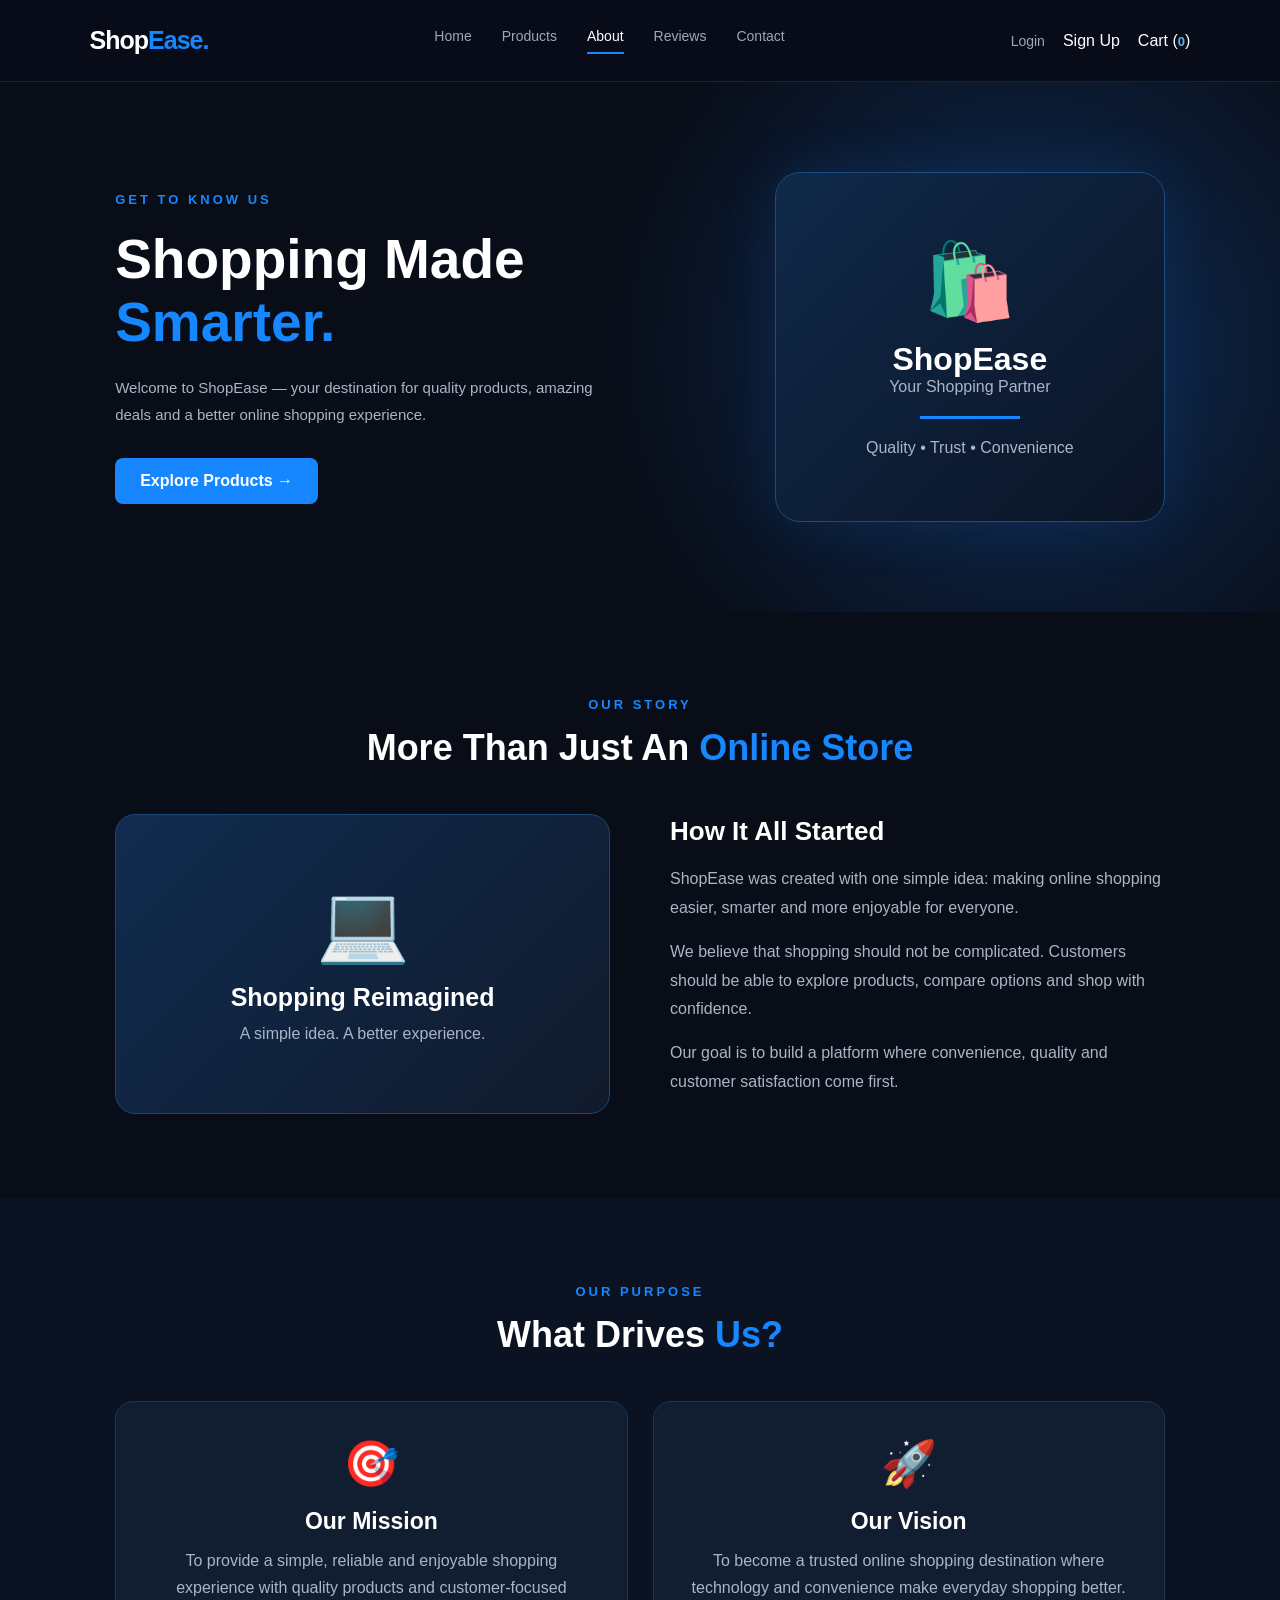
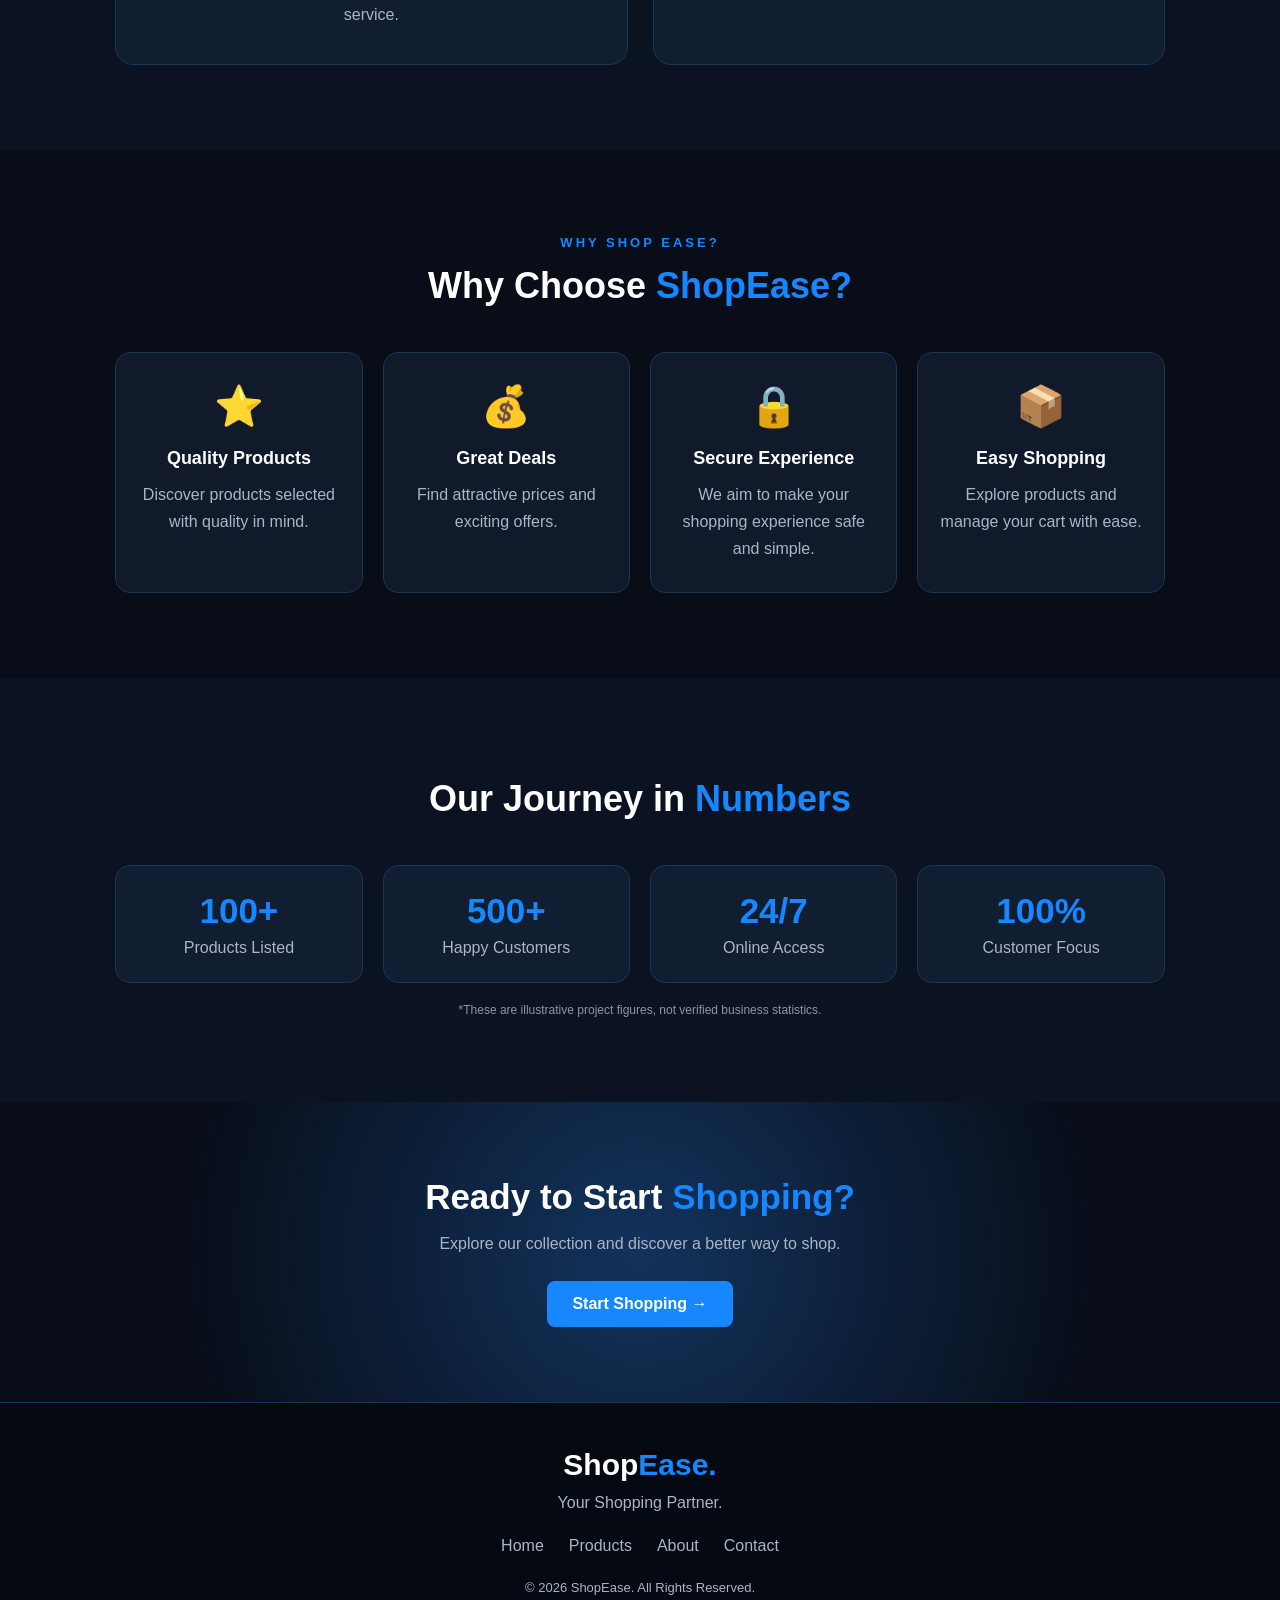
<file: about.html>
<!DOCTYPE html>
<html lang="en">
<head>
    <meta charset="UTF-8">
    <meta name="viewport" content="width=device-width, initial-scale=1.0">
    <title>About Us | ShopEase</title>

    <link rel="stylesheet" href="css/home.css">
    <link rel="stylesheet" href="css/about.css">
</head>

<body>

    <!-- NAVBAR -->
    <nav class="navbar">
        <a href="index.html" class="logo">Shop<span>Ease.</span></a>

        <div class="nav-links">
            <a href="index.html">Home</a>
            <a href="products.html">Products</a>
            <a href="about.html" class="active">About</a>
            <a href="review.html">Reviews</a>
            <a href="contact.html">Contact</a>
        </div>

        <div class="nav-actions">
            <a href="login.html" class="login-link">Login</a>
            <a href="signup.html" class="nav-btn">Sign Up</a>
            <a href="cart.html" class="cart-link">
                Cart (<span id="cart-count">0</span>)
            </a>
        </div>
    </nav>


    <!-- HERO SECTION -->
    <section class="about-hero">

        <div class="hero-content">
            <span class="small-heading">GET TO KNOW US</span>

            <h1>Shopping Made <span>Smarter.</span></h1>

            <p>
                Welcome to ShopEase — your destination for quality
                products, amazing deals and a better online shopping
                experience.
            </p>

            <a href="products.html" class="about-btn">
                Explore Products →
            </a>
        </div>

        <div class="hero-visual">
            <div class="visual-card">
                <div class="visual-icon">🛍️</div>
                <h2>ShopEase</h2>
                <p>Your Shopping Partner</p>
                <div class="visual-line"></div>
                <span>Quality • Trust • Convenience</span>
            </div>
        </div>

    </section>


    <!-- OUR STORY -->
    <section class="story-section">

        <div class="section-label">OUR STORY</div>

        <h2>More Than Just An <span>Online Store</span></h2>

        <div class="story-content">

            <div class="story-image">
                <div class="story-image-box">
                    <span>💻</span>
                    <h3>Shopping Reimagined</h3>
                    <p>A simple idea. A better experience.</p>
                </div>
            </div>

            <div class="story-text">
                <h3>How It All Started</h3>

                <p>
                    ShopEase was created with one simple idea:
                    making online shopping easier, smarter and more
                    enjoyable for everyone.
                </p>

                <p>
                    We believe that shopping should not be complicated.
                    Customers should be able to explore products,
                    compare options and shop with confidence.
                </p>

                <p>
                    Our goal is to build a platform where convenience,
                    quality and customer satisfaction come first.
                </p>
            </div>

        </div>

    </section>


    <!-- MISSION AND VISION -->
    <section class="mission-section">

        <div class="section-label">OUR PURPOSE</div>
        <h2>What Drives <span>Us?</span></h2>

        <div class="mission-grid">

            <div class="mission-card">
                <div class="card-icon">🎯</div>
                <h3>Our Mission</h3>
                <p>
                    To provide a simple, reliable and enjoyable
                    shopping experience with quality products
                    and customer-focused service.
                </p>
            </div>

            <div class="mission-card">
                <div class="card-icon">🚀</div>
                <h3>Our Vision</h3>
                <p>
                    To become a trusted online shopping destination
                    where technology and convenience make everyday
                    shopping better.
                </p>
            </div>

        </div>

    </section>


    <!-- WHY CHOOSE US -->
    <section class="choose-section">

        <div class="section-label">WHY SHOP EASE?</div>
        <h2>Why Choose <span>ShopEase?</span></h2>

        <div class="choose-grid">

            <div class="choose-card">
                <div class="choose-icon">⭐</div>
                <h3>Quality Products</h3>
                <p>Discover products selected with quality in mind.</p>
            </div>

            <div class="choose-card">
                <div class="choose-icon">💰</div>
                <h3>Great Deals</h3>
                <p>Find attractive prices and exciting offers.</p>
            </div>

            <div class="choose-card">
                <div class="choose-icon">🔒</div>
                <h3>Secure Experience</h3>
                <p>We aim to make your shopping experience safe and simple.</p>
            </div>

            <div class="choose-card">
                <div class="choose-icon">📦</div>
                <h3>Easy Shopping</h3>
                <p>Explore products and manage your cart with ease.</p>
            </div>

        </div>

    </section>


    <!-- STATS -->
    <section class="stats-section">

        <h2>Our Journey in <span>Numbers</span></h2>

        <div class="stats-grid">

            <div class="stat-box">
                <h3>100+</h3>
                <p>Products Listed</p>
            </div>

            <div class="stat-box">
                <h3>500+</h3>
                <p>Happy Customers</p>
            </div>

            <div class="stat-box">
                <h3>24/7</h3>
                <p>Online Access</p>
            </div>

            <div class="stat-box">
                <h3>100%</h3>
                <p>Customer Focus</p>
            </div>

        </div>

        <p class="stats-note">
            *These are illustrative project figures, not verified business statistics.
        </p>

    </section>


    <!-- CTA -->
    <section class="about-cta">

        <h2>Ready to Start <span>Shopping?</span></h2>

        <p>
            Explore our collection and discover a better way to shop.
        </p>

        <a href="products.html" class="about-btn">
            Start Shopping →
        </a>

    </section>


    <!-- FOOTER -->
    <footer class="footer">

        <h2>Shop<span>Ease.</span></h2>

        <p>Your Shopping Partner.</p>

        <div class="footer-links">
            <a href="index.html">Home</a>
            <a href="products.html">Products</a>
            <a href="about.html">About</a>
            <a href="contact.html">Contact</a>
        </div>

        <p class="copyright">
            © 2026 ShopEase. All Rights Reserved.
        </p>

    </footer>


    <script src="js/script.js"></script>

</body>
</html>
</file>
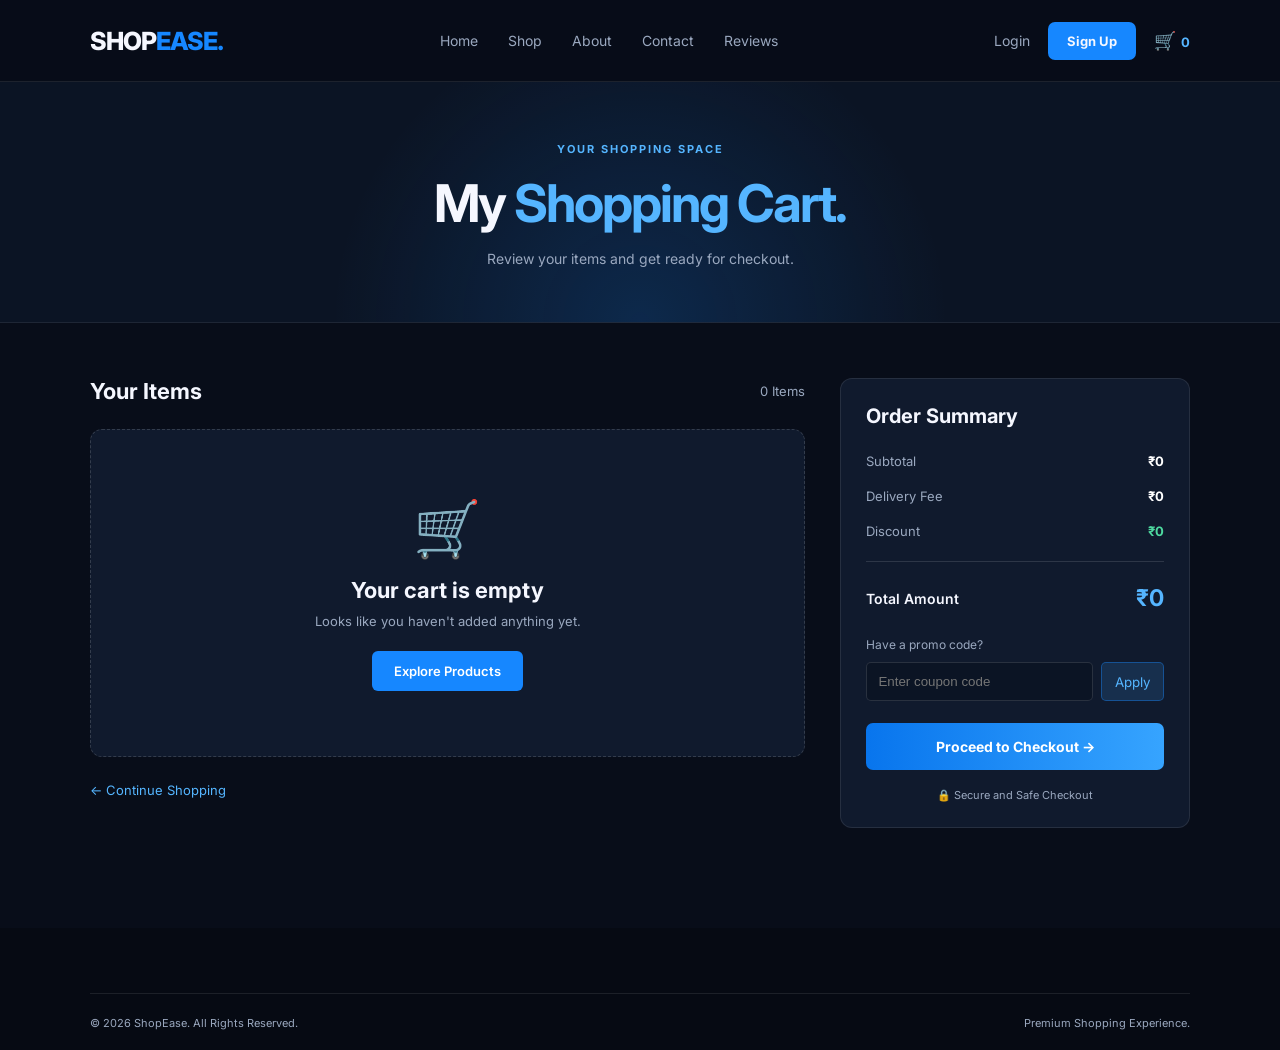
<file: cart.html>
<!DOCTYPE html>
<html lang="en">

<head>
    <meta charset="UTF-8">
    <meta name="viewport" content="width=device-width, initial-scale=1.0">

    <title>Shopping Cart | ShopEase</title>

    <link rel="preconnect" href="https://fonts.googleapis.com">

    <link href="https://fonts.googleapis.com/css2?family=Inter:wght@400;500;600;700;800&display=swap"
        rel="stylesheet">

    <link rel="stylesheet" href="css/home.css">
    <link rel="stylesheet" href="css/cart.css">
</head>

<body>

    <!-- NAVBAR -->

    <header class="navbar">

        <a href="index.html" class="logo">
            SHOP<span>EASE.</span>
        </a>

        <nav class="nav-links" id="navLinks">
            <a href="index.html">Home</a>
            <a href="products.html">Shop</a>
            <a href="about.html">About</a>
            <a href="contact.html">Contact</a>
            <a href="review.html">Reviews</a>
        </nav>

        <div class="nav-actions">

            <a href="login.html" class="login-link">Login</a>

            <a href="signup.html" class="signup-link">Sign Up</a>

            <a href="cart.html" class="cart-icon">
                🛒 <span id="cart-count">0</span>
            </a>

            <button class="menu-btn" id="menuBtn">☰</button>

        </div>

    </header>


    <!-- CART HERO -->

    <section class="cart-hero">

        <span class="small-title">YOUR SHOPPING SPACE</span>

        <h1>My <span>Shopping Cart.</span></h1>

        <p>Review your items and get ready for checkout.</p>

    </section>


    <!-- CART MAIN -->

    <main class="cart-container">

        <section class="cart-left">

            <div class="cart-heading">

                <h2>Your Items</h2>

                <span id="item-count">0 Items</span>

            </div>


            <!-- CART PRODUCTS -->

            <div id="cart-items">

                <!-- JavaScript will add products here -->

            </div>


            <!-- EMPTY CART -->

            <div id="empty-cart" class="empty-cart">

                <div class="empty-icon">🛒</div>

                <h2>Your cart is empty</h2>

                <p>Looks like you haven't added anything yet.</p>

                <a href="products.html" class="continue-shopping">
                    Explore Products
                </a>

            </div>


            <a href="products.html" class="back-shopping">
                ← Continue Shopping
            </a>

        </section>


        <!-- ORDER SUMMARY -->

        <aside class="cart-summary">

            <h2>Order Summary</h2>

            <div class="summary-row">
                <span>Subtotal</span>
                <strong id="subtotal">₹0</strong>
            </div>

            <div class="summary-row">
                <span>Delivery Fee</span>
                <strong id="delivery">₹0</strong>
            </div>

            <div class="summary-row discount-row">
                <span>Discount</span>
                <strong id="discount">₹0</strong>
            </div>

            <div class="summary-divider"></div>

            <div class="summary-total">
                <span>Total Amount</span>
                <strong id="total">₹0</strong>
            </div>

            <div class="coupon-box">

                <label for="coupon">Have a promo code?</label>

                <div class="coupon-input">

                    <input type="text" id="coupon"
                        placeholder="Enter coupon code">

                    <button id="applyCoupon">Apply</button>

                </div>

                <p id="coupon-message"></p>

            </div>

            <button class="checkout-btn" id="checkoutBtn">
                Proceed to Checkout →
            </button>

            <div class="secure-payment">
                🔒 Secure and Safe Checkout
            </div>

        </aside>

    </main>


    <!-- FOOTER -->

    <footer class="footer">

        <div class="footer-bottom">

            <p>© 2026 ShopEase. All Rights Reserved.</p>

            <p>Premium Shopping Experience.</p>

        </div>

    </footer>


    <script src="js/script.js"></script>
    <script src="js/cart.js"></script>


</body>

</html>
</file>
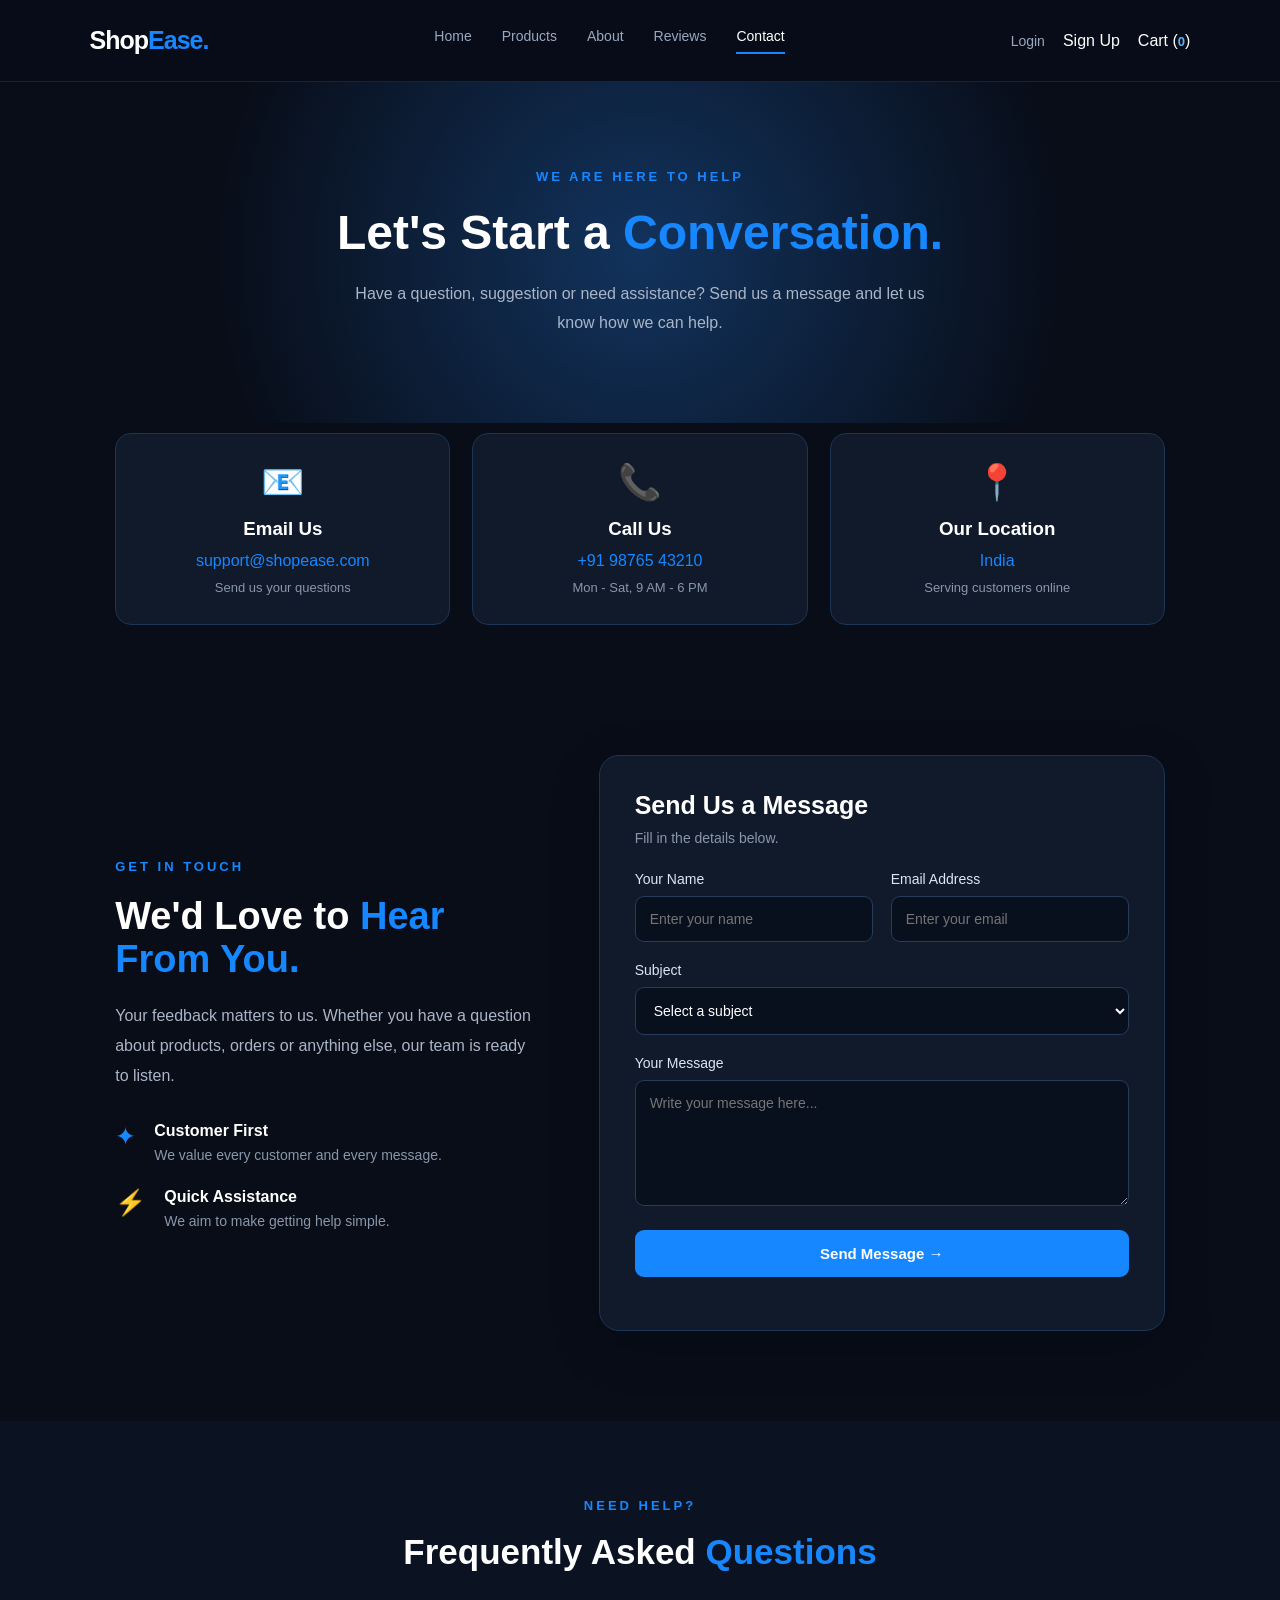
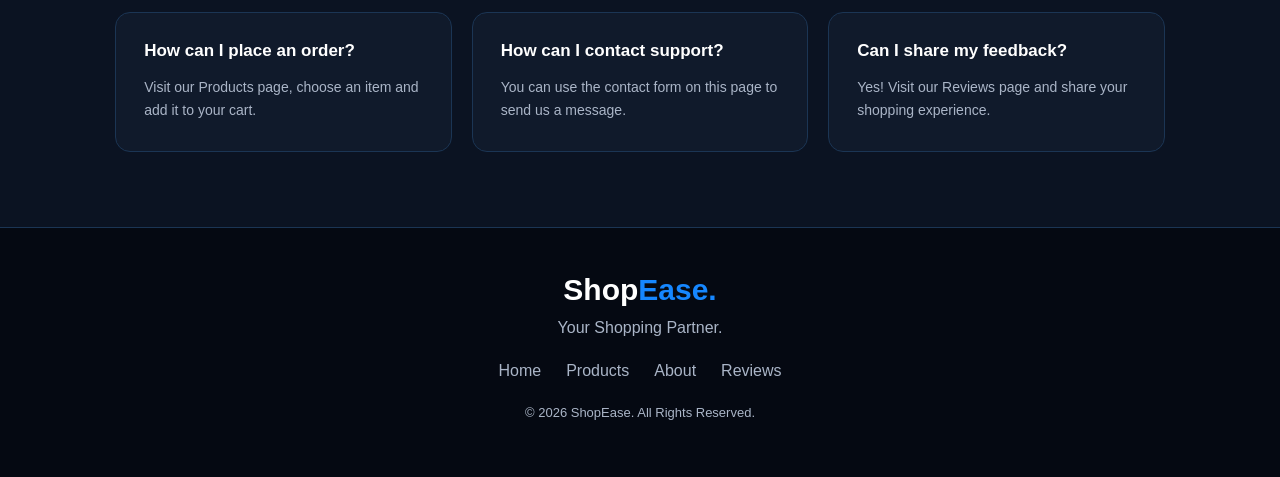
<file: contact.html>
<!DOCTYPE html>
<html lang="en">
<head>
    <meta charset="UTF-8">
    <meta name="viewport" content="width=device-width, initial-scale=1.0">

    <title>Contact Us | ShopEase</title>

    <link rel="stylesheet" href="css/home.css">
    <link rel="stylesheet" href="css/contact.css">
</head>

<body>

    <!-- NAVBAR -->
    <nav class="navbar">

        <a href="index.html" class="logo">
            Shop<span>Ease.</span>
        </a>

        <div class="nav-links">
            <a href="index.html">Home</a>
            <a href="products.html">Products</a>
            <a href="about.html">About</a>
            <a href="review.html">Reviews</a>
            <a href="contact.html" class="active">Contact</a>
        </div>

        <div class="nav-actions">
            <a href="login.html" class="login-link">Login</a>
            <a href="signup.html" class="nav-btn">Sign Up</a>

            <a href="cart.html" class="cart-link">
                Cart (<span id="cart-count">0</span>)
            </a>
        </div>

    </nav>


    <!-- HERO -->
    <section class="contact-hero">

        <span class="contact-tag">WE ARE HERE TO HELP</span>

        <h1>Let's Start a <span>Conversation.</span></h1>

        <p>
            Have a question, suggestion or need assistance?
            Send us a message and let us know how we can help.
        </p>

    </section>


    <!-- CONTACT INFORMATION -->
    <section class="contact-info">

        <div class="info-card">
            <div class="info-icon">📧</div>
            <h3>Email Us</h3>
            <p>support@shopease.com</p>
            <span>Send us your questions</span>
        </div>

        <div class="info-card">
            <div class="info-icon">📞</div>
            <h3>Call Us</h3>
            <p>+91 98765 43210</p>
            <span>Mon - Sat, 9 AM - 6 PM</span>
        </div>

        <div class="info-card">
            <div class="info-icon">📍</div>
            <h3>Our Location</h3>
            <p>India</p>
            <span>Serving customers online</span>
        </div>

    </section>


    <!-- CONTACT FORM -->
    <section class="contact-section">

        <div class="contact-left">

            <span class="contact-tag">GET IN TOUCH</span>

            <h2>We'd Love to <span>Hear From You.</span></h2>

            <p>
                Your feedback matters to us. Whether you have a
                question about products, orders or anything else,
                our team is ready to listen.
            </p>

            <div class="contact-highlight">
                <span>✦</span>
                <div>
                    <h4>Customer First</h4>
                    <p>We value every customer and every message.</p>
                </div>
            </div>

            <div class="contact-highlight">
                <span>⚡</span>
                <div>
                    <h4>Quick Assistance</h4>
                    <p>We aim to make getting help simple.</p>
                </div>
            </div>

        </div>


        <!-- FORM -->
        <div class="contact-form-box">

            <h2>Send Us a Message</h2>

            <p class="form-subtitle">
                Fill in the details below.
            </p>

            <form id="contactForm">

                <div class="form-row">

                    <div class="form-group">
                        <label>Your Name</label>
                        <input
                            type="text"
                            id="contactName"
                            placeholder="Enter your name"
                            required
                        >
                    </div>

                    <div class="form-group">
                        <label>Email Address</label>
                        <input
                            type="email"
                            id="contactEmail"
                            placeholder="Enter your email"
                            required
                        >
                    </div>

                </div>


                <div class="form-group">
                    <label>Subject</label>

                    <select id="contactSubject" required>
                        <option value="">Select a subject</option>
                        <option value="Order Related">Order Related</option>
                        <option value="Product Information">Product Information</option>
                        <option value="Payment Issue">Payment Issue</option>
                        <option value="Feedback">Feedback</option>
                        <option value="Other">Other</option>
                    </select>
                </div>


                <div class="form-group">
                    <label>Your Message</label>

                    <textarea
                        id="contactMessage"
                        rows="6"
                        placeholder="Write your message here..."
                        required
                    ></textarea>
                </div>


                <button type="submit" class="send-btn">
                    Send Message →
                </button>

                <p id="contactStatus"></p>

            </form>

        </div>

    </section>


    <!-- FAQ -->
    <section class="faq-section">

        <span class="contact-tag">NEED HELP?</span>

        <h2>Frequently Asked <span>Questions</span></h2>

        <div class="faq-grid">

            <div class="faq-card">
                <h3>How can I place an order?</h3>
                <p>
                    Visit our Products page, choose an item
                    and add it to your cart.
                </p>
            </div>

            <div class="faq-card">
                <h3>How can I contact support?</h3>
                <p>
                    You can use the contact form on this page
                    to send us a message.
                </p>
            </div>

            <div class="faq-card">
                <h3>Can I share my feedback?</h3>
                <p>
                    Yes! Visit our Reviews page and share
                    your shopping experience.
                </p>
            </div>

        </div>

    </section>


    <!-- FOOTER -->
    <footer class="footer">

        <h2>Shop<span>Ease.</span></h2>

        <p>Your Shopping Partner.</p>

        <div class="footer-links">
            <a href="index.html">Home</a>
            <a href="products.html">Products</a>
            <a href="about.html">About</a>
            <a href="review.html">Reviews</a>
        </div>

        <p class="copyright">
            © 2026 ShopEase. All Rights Reserved.
        </p>

    </footer>


    <script src="js/script.js"></script>
    <script src="js/contact.js"></script>

</body>
</html>
</file>
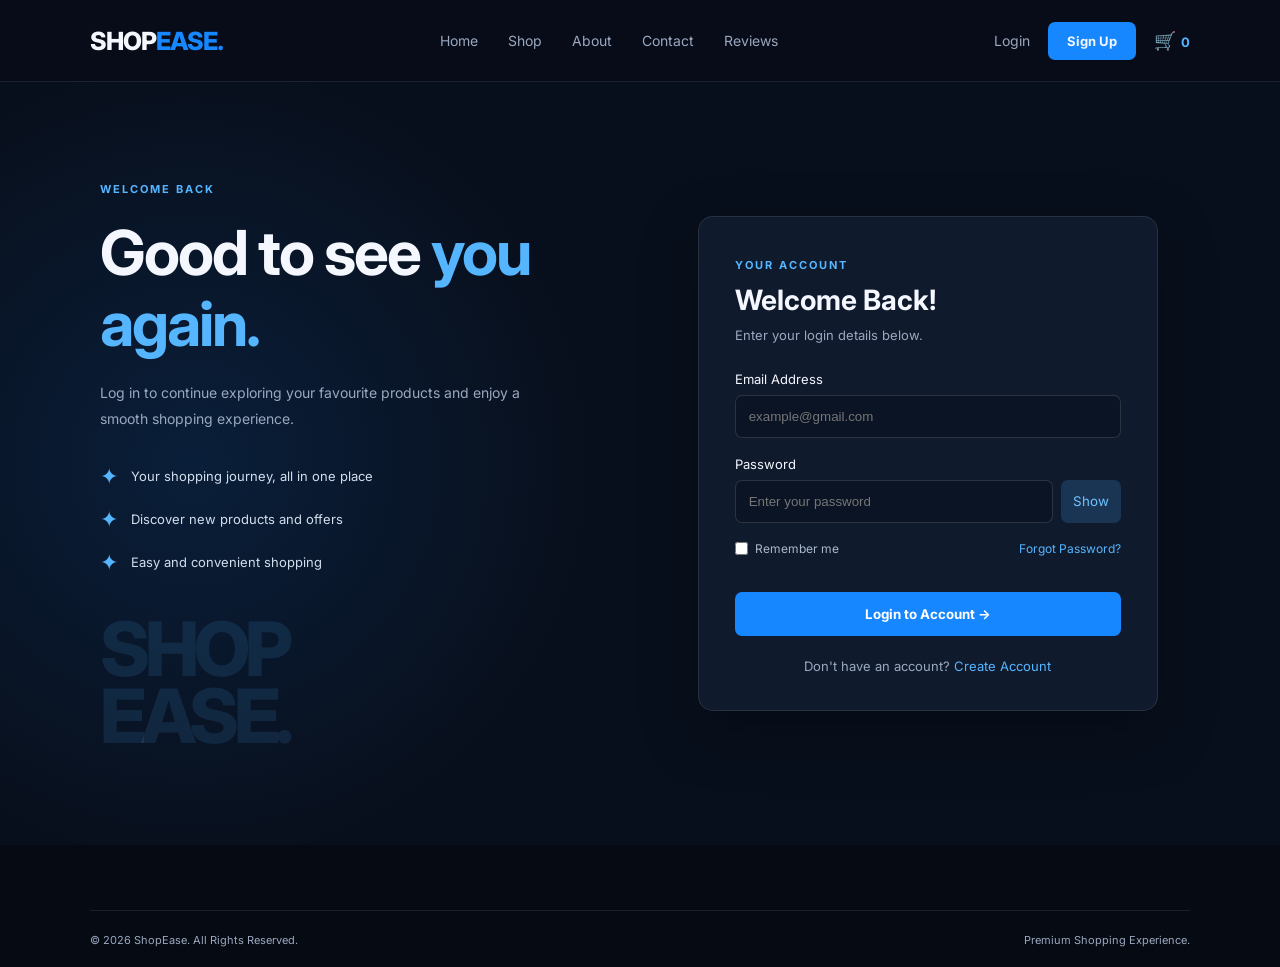
<file: login.html>
<!DOCTYPE html>
<html lang="en">

<head>
    <meta charset="UTF-8">
    <meta name="viewport" content="width=device-width, initial-scale=1.0">

    <title>Login | ShopEase</title>

    <link rel="preconnect" href="https://fonts.googleapis.com">

    <link href="https://fonts.googleapis.com/css2?family=Inter:wght@400;500;600;700;800&display=swap"
        rel="stylesheet">

    <link rel="stylesheet" href="css/home.css">
    <link rel="stylesheet" href="css/login.css">
</head>

<body>

    <!-- NAVBAR -->

    <header class="navbar">

        <a href="index.html" class="logo">
            SHOP<span>EASE.</span>
        </a>

        <nav class="nav-links" id="navLinks">
            <a href="index.html">Home</a>
            <a href="products.html">Shop</a>
            <a href="about.html">About</a>
            <a href="contact.html">Contact</a>
            <a href="review.html">Reviews</a>
        </nav>

        <div class="nav-actions">

            <a href="login.html" class="login-link">Login</a>

            <a href="signup.html" class="signup-link">Sign Up</a>

            <a href="cart.html" class="cart-icon">
                🛒 <span id="cart-count">0</span>
            </a>

            <button class="menu-btn" id="menuBtn">☰</button>

        </div>

    </header>


    <!-- LOGIN MAIN -->

    <main class="login-container">

        <!-- LEFT SIDE -->

        <section class="login-welcome">

            <span class="small-title">WELCOME BACK</span>

            <h1>Good to see <span>you again.</span></h1>

            <p>
                Log in to continue exploring your favourite
                products and enjoy a smooth shopping experience.
            </p>

            <div class="login-features">

                <div>
                    <span>✦</span>
                    <p>Your shopping journey, all in one place</p>
                </div>

                <div>
                    <span>✦</span>
                    <p>Discover new products and offers</p>
                </div>

                <div>
                    <span>✦</span>
                    <p>Easy and convenient shopping</p>
                </div>

            </div>

            <div class="login-decoration">SHOP<br>EASE.</div>

        </section>


        <!-- RIGHT SIDE -->

        <section class="login-form-section">

            <div class="login-card">

                <div class="login-heading">

                    <span class="small-title">YOUR ACCOUNT</span>

                    <h2>Welcome Back!</h2>

                    <p>Enter your login details below.</p>

                </div>


                <form id="loginForm">

                    <!-- EMAIL -->

                    <div class="login-form-group">

                        <label for="loginEmail">Email Address</label>

                        <input type="email" id="loginEmail"
                            placeholder="example@gmail.com" required>

                    </div>


                    <!-- PASSWORD -->

                    <div class="login-form-group">

                        <label for="loginPassword">Password</label>

                        <div class="login-password-box">

                            <input type="password" id="loginPassword"
                                placeholder="Enter your password" required>

                            <button type="button" id="togglePassword">
                                Show
                            </button>

                        </div>

                    </div>


                    <!-- REMEMBER / FORGOT -->

                    <div class="login-options">

                        <label class="remember-option">

                            <input type="checkbox" id="rememberMe">

                            <span>Remember me</span>

                        </label>

                        <a href="#" id="forgotPassword">
                            Forgot Password?
                        </a>

                    </div>


                    <!-- MESSAGE -->

                    <p id="loginMessage"></p>


                    <!-- LOGIN BUTTON -->

                    <button type="submit" class="login-submit-btn">
                        Login to Account →
                    </button>

                </form>


                <div class="signup-redirect">

                    Don't have an account?

                    <a href="signup.html">Create Account</a>

                </div>

            </div>

        </section>

    </main>


    <!-- FOOTER -->

    <footer class="footer">

        <div class="footer-bottom">

            <p>© 2026 ShopEase. All Rights Reserved.</p>

            <p>Premium Shopping Experience.</p>

        </div>

    </footer>


    <script src="js/script.js"></script>
    <script src="js/login.js"></script>

</body>

</html>
</file>
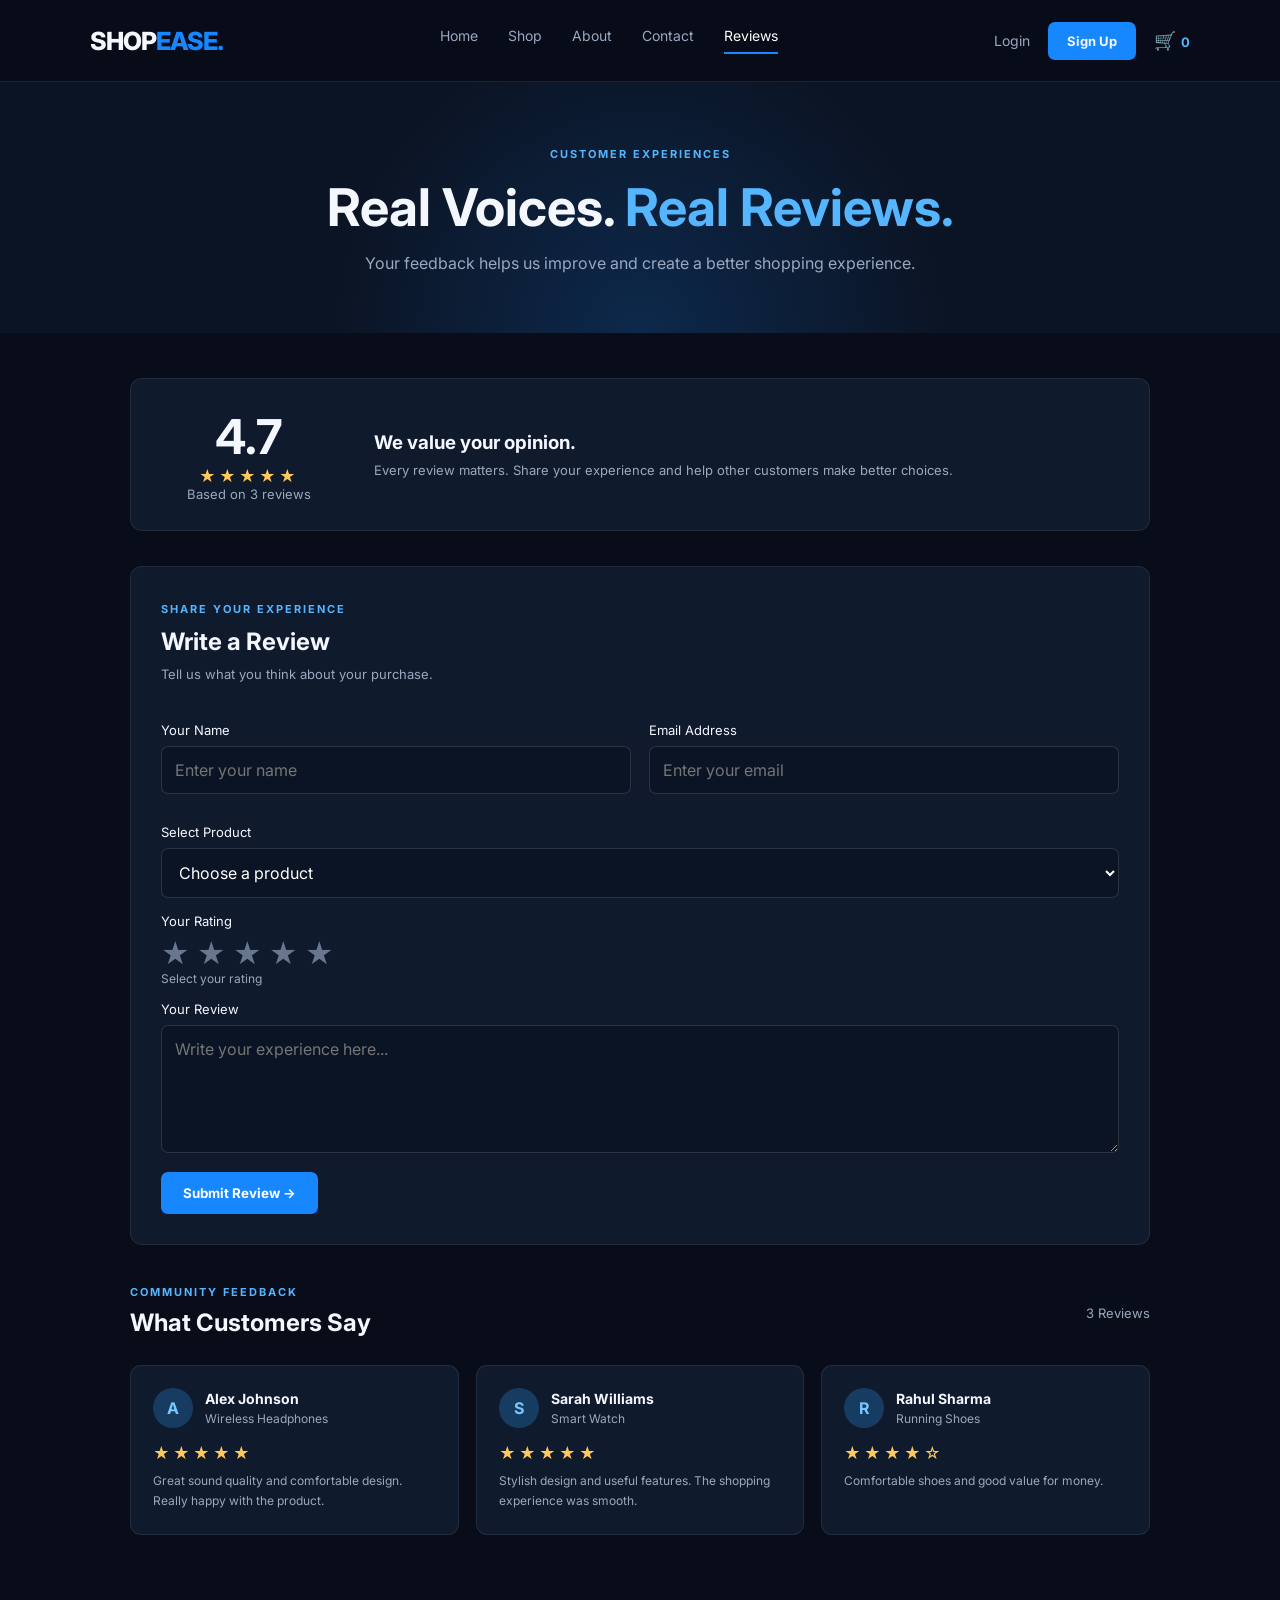
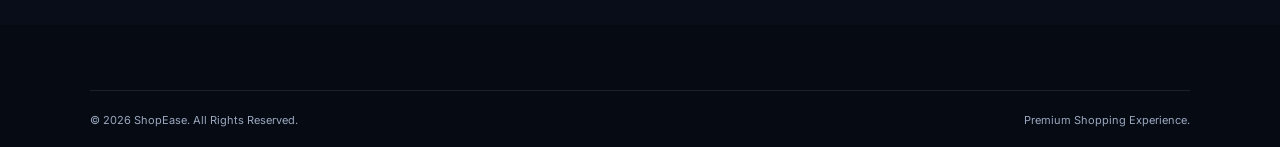
<file: review.html>
<!DOCTYPE html>
<html lang="en">

<head>
    <meta charset="UTF-8">
    <meta name="viewport" content="width=device-width, initial-scale=1.0">

    <title>Customer Reviews | ShopEase</title>

    <link rel="preconnect" href="https://fonts.googleapis.com">

    <link href="https://fonts.googleapis.com/css2?family=Inter:wght@400;500;600;700;800&display=swap"
        rel="stylesheet">

    <link rel="stylesheet" href="css/home.css">
    <link rel="stylesheet" href="css/review.css">
</head>

<body>

    <!-- NAVBAR -->

    <header class="navbar">

        <a href="index.html" class="logo">
            SHOP<span>EASE.</span>
        </a>

        <nav class="nav-links" id="navLinks">
            <a href="index.html">Home</a>
            <a href="products.html">Shop</a>
            <a href="about.html">About</a>
            <a href="contact.html">Contact</a>
            <a href="review.html" class="active">Reviews</a>
        </nav>

        <div class="nav-actions">

            <a href="login.html" class="login-link">Login</a>

            <a href="signup.html" class="signup-link">Sign Up</a>

            <a href="cart.html" class="cart-icon">
                🛒 <span id="cart-count">0</span>
            </a>

            <button class="menu-btn" id="menuBtn">☰</button>

        </div>

    </header>


    <!-- HERO -->

    <section class="review-hero">

        <span class="small-title">CUSTOMER EXPERIENCES</span>

        <h1>Real Voices. <span>Real Reviews.</span></h1>

        <p>
            Your feedback helps us improve and create
            a better shopping experience.
        </p>

    </section>


    <!-- RATING OVERVIEW -->

    <main class="review-container">

        <section class="rating-overview">

            <div class="rating-main">

                <h2 id="averageRating">5.0</h2>

                <div class="rating-stars">★★★★★</div>

                <p id="totalReviews">Based on 3 reviews</p>

            </div>

            <div class="rating-message">

                <h3>We value your opinion.</h3>

                <p>
                    Every review matters. Share your experience
                    and help other customers make better choices.
                </p>

            </div>

        </section>


        <!-- REVIEW FORM -->

        <section class="review-form-section">

            <div class="review-form-heading">

                <span class="small-title">SHARE YOUR EXPERIENCE</span>

                <h2>Write a Review</h2>

                <p>Tell us what you think about your purchase.</p>

            </div>


            <form id="reviewForm">

                <div class="review-form-grid">

                    <div class="review-input-group">

                        <label for="reviewName">Your Name</label>

                        <input type="text" id="reviewName"
                            placeholder="Enter your name" required>

                    </div>


                    <div class="review-input-group">

                        <label for="reviewEmail">Email Address</label>

                        <input type="email" id="reviewEmail"
                            placeholder="Enter your email" required>

                    </div>

                </div>


                <div class="review-input-group">

                    <label for="reviewProduct">Select Product</label>

                    <select id="reviewProduct" required>

                        <option value="">Choose a product</option>

                        <option>Wireless Headphones</option>

                        <option>Smart Watch</option>

                        <option>Running Shoes</option>

                        <option>Wireless Earbuds</option>

                        <option>Men's T-Shirt</option>

                        <option>Travel Backpack</option>

                        <option>Modern Table Lamp</option>

                        <option>Premium Sunglasses</option>

                    </select>

                </div>


                <div class="review-input-group">

                    <label>Your Rating</label>

                    <div class="star-selector" id="starSelector">

                        <button type="button" data-rating="1">★</button>

                        <button type="button" data-rating="2">★</button>

                        <button type="button" data-rating="3">★</button>

                        <button type="button" data-rating="4">★</button>

                        <button type="button" data-rating="5">★</button>

                    </div>

                    <p id="ratingText">Select your rating</p>

                </div>


                <div class="review-input-group">

                    <label for="reviewMessage">Your Review</label>

                    <textarea id="reviewMessage"
                        placeholder="Write your experience here..."
                        rows="5" required></textarea>

                </div>


                <p id="reviewFormMessage"></p>


                <button type="submit" class="review-submit-btn">
                    Submit Review →
                </button>

            </form>

        </section>


        <!-- CUSTOMER REVIEWS -->

        <section class="customer-reviews">

            <div class="customer-review-heading">

                <div>
                    <span class="small-title">COMMUNITY FEEDBACK</span>
                    <h2>What Customers Say</h2>
                </div>

                <span id="reviewCountLabel">3 Reviews</span>

            </div>


            <div class="review-list" id="reviewList">


                <article class="review-card">

                    <div class="review-card-top">

                        <div class="customer-avatar">A</div>

                        <div>
                            <h3>Alex Johnson</h3>
                            <p>Wireless Headphones</p>
                        </div>

                    </div>

                    <div class="customer-stars">★★★★★</div>

                    <p class="customer-review-text">
                        Great sound quality and comfortable design.
                        Really happy with the product.
                    </p>

                </article>


                <article class="review-card">

                    <div class="review-card-top">

                        <div class="customer-avatar">S</div>

                        <div>
                            <h3>Sarah Williams</h3>
                            <p>Smart Watch</p>
                        </div>

                    </div>

                    <div class="customer-stars">★★★★★</div>

                    <p class="customer-review-text">
                        Stylish design and useful features.
                        The shopping experience was smooth.
                    </p>

                </article>


                <article class="review-card">

                    <div class="review-card-top">

                        <div class="customer-avatar">R</div>

                        <div>
                            <h3>Rahul Sharma</h3>
                            <p>Running Shoes</p>
                        </div>

                    </div>

                    <div class="customer-stars">★★★★☆</div>

                    <p class="customer-review-text">
                        Comfortable shoes and good value for money.
                    </p>

                </article>


            </div>

        </section>

    </main>


    <!-- FOOTER -->

    <footer class="footer">

        <div class="footer-bottom">

            <p>© 2026 ShopEase. All Rights Reserved.</p>

            <p>Premium Shopping Experience.</p>

        </div>

    </footer>


    <script src="js/script.js"></script>
    <script src="js/review.js"></script>

</body>

</html>
</file>
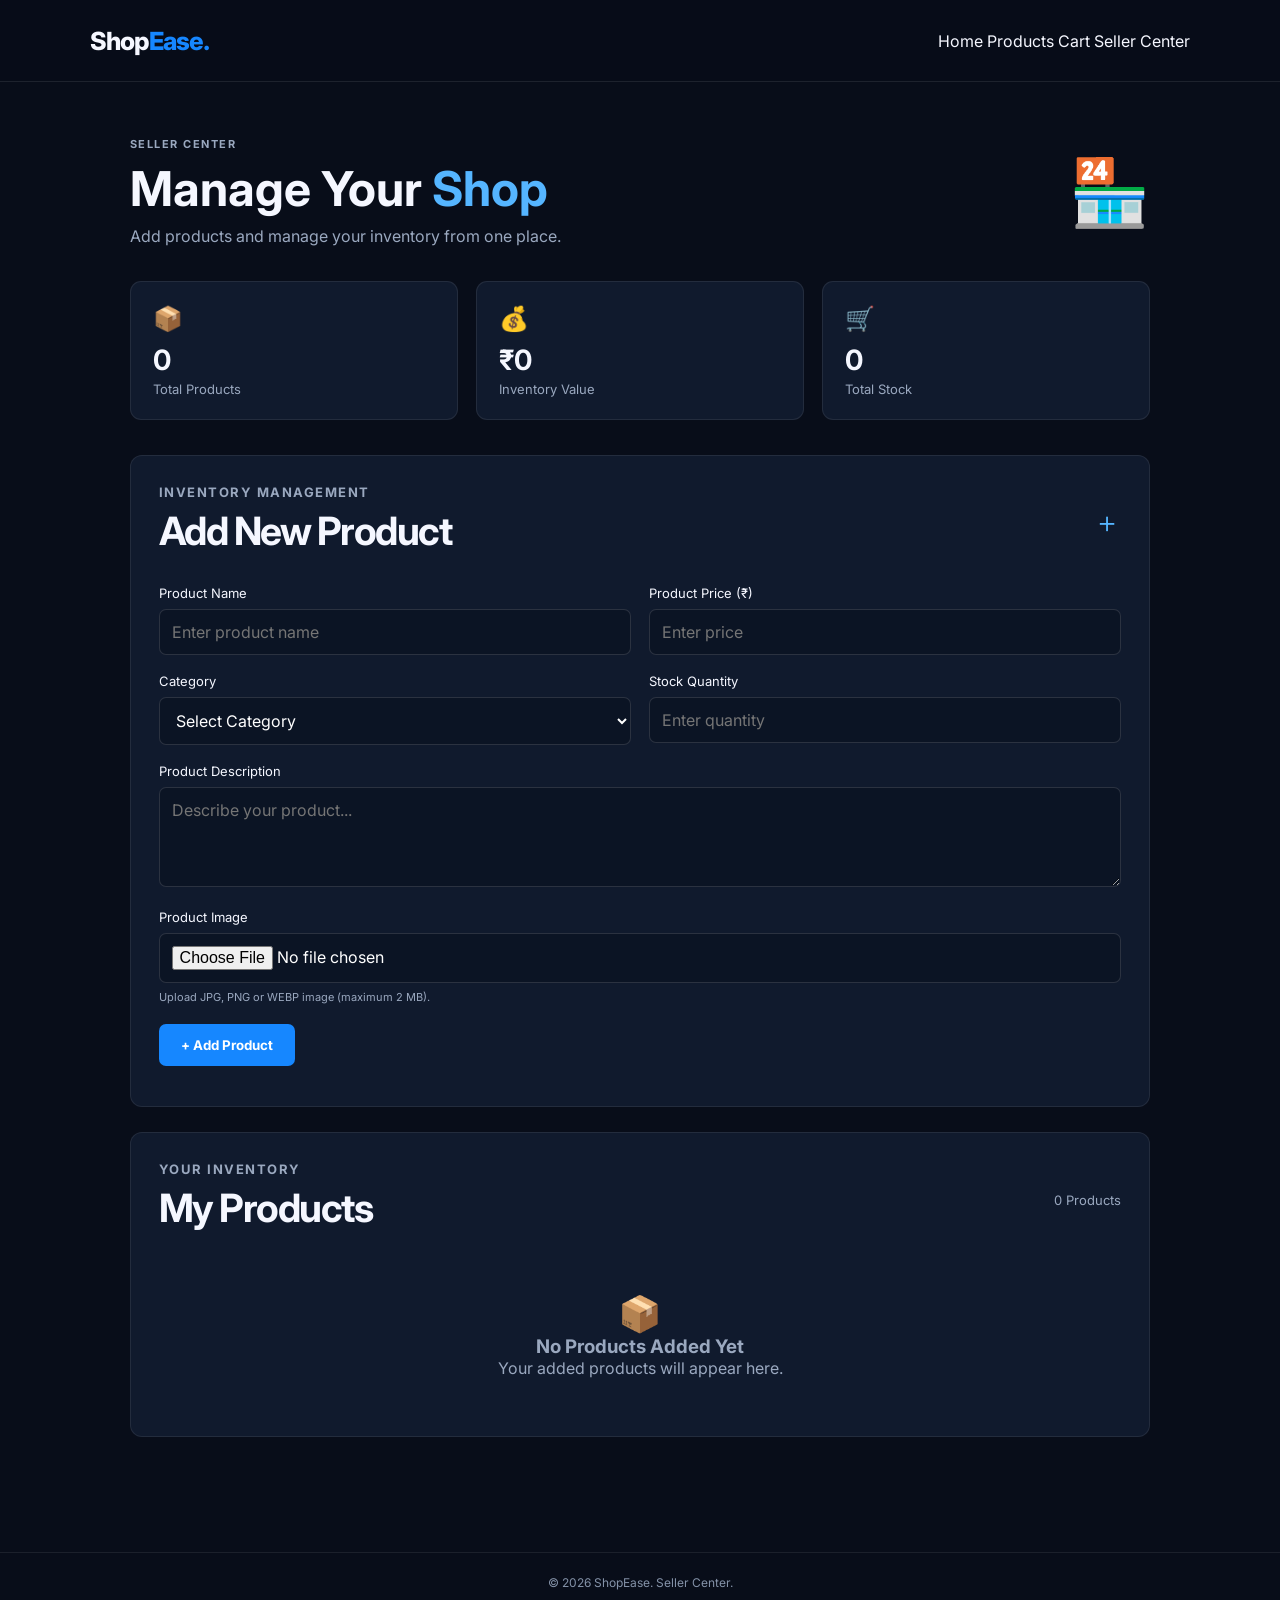
<file: shopkeeper.html>
<!DOCTYPE html>
<html lang="en">
<head>
    <meta charset="UTF-8">
    <meta name="viewport" content="width=device-width, initial-scale=1.0">

    <title>ShopEase | Seller Dashboard</title>

    <link rel="stylesheet" href="css/home.css">
    <link rel="stylesheet" href="css/shopkeeper.css">

    <link rel="preconnect" href="https://fonts.googleapis.com">
    <link href="https://fonts.googleapis.com/css2?family=Inter:wght@400;500;600;700;800&display=swap" rel="stylesheet">
</head>

<body>

<!-- NAVBAR -->
<header class="navbar">
    <div class="logo">Shop<span>Ease.</span></div>

    <nav>
        <a href="index.html">Home</a>
        <a href="products.html">Products</a>
        <a href="cart.html">Cart</a>
        <a href="shopkeeper.html" class="active">Seller Center</a>
    </nav>
</header>


<!-- DASHBOARD -->
<main class="seller-container">

    <section class="seller-heading">
        <div>
            <p class="small-heading">SELLER CENTER</p>
            <h1>Manage Your <span>Shop</span></h1>
            <p>Add products and manage your inventory from one place.</p>
        </div>

        <div class="seller-icon">🏪</div>
    </section>


    <!-- STATISTICS -->
    <section class="seller-stats">

        <div class="stat-card">
            <span>📦</span>
            <h2 id="totalProducts">0</h2>
            <p>Total Products</p>
        </div>

        <div class="stat-card">
            <span>💰</span>
            <h2 id="totalValue">₹0</h2>
            <p>Inventory Value</p>
        </div>

        <div class="stat-card">
            <span>🛒</span>
            <h2 id="totalStock">0</h2>
            <p>Total Stock</p>
        </div>

    </section>


    <!-- ADD PRODUCT FORM -->
    <section class="seller-form-section">

        <div class="section-heading">
            <div>
                <p class="small-heading">INVENTORY MANAGEMENT</p>
                <h2>Add New Product</h2>
            </div>

            <span class="form-icon">＋</span>
        </div>


        <form id="productForm">

            <div class="form-grid">

                <div class="form-group">
                    <label>Product Name</label>
                    <input type="text" id="productName"
                        placeholder="Enter product name" required>
                </div>

                <div class="form-group">
                    <label>Product Price (₹)</label>
                    <input type="number" id="productPrice"
                        placeholder="Enter price" min="1" step="0.01" required>
                </div>

                <div class="form-group">
                    <label>Category</label>
                    <select id="productCategory" required>
                        <option value="">Select Category</option>
                        <option>Electronics</option>
                        <option>Fashion</option>
                        <option>Footwear</option>
                        <option>Accessories</option>
                        <option>Home & Living</option>
                        <option>Beauty</option>
                        <option>Other</option>
                    </select>
                </div>

                <div class="form-group">
                    <label>Stock Quantity</label>
                    <input type="number" id="productStock"
                        placeholder="Enter quantity" min="0" step="1" required>
                </div>

                <div class="form-group full-width">
                    <label>Product Description</label>
                    <textarea id="productDescription"
                        placeholder="Describe your product..." required></textarea>
                </div>

                <div class="form-group full-width">
                    <label>Product Image</label>
                    <input type="file" id="productImage"
                        accept="image/png, image/jpeg, image/webp" required>
                    <p class="input-hint">Upload JPG, PNG or WEBP image (maximum 2 MB).</p>
                </div>

            </div>

            <button type="submit" class="add-product-btn" id="submitBtn">
                + Add Product
            </button>

            <p id="formMessage" class="form-message" aria-live="polite"></p>

        </form>

    </section>


    <!-- PRODUCT LIST -->
    <section class="my-products-section">

        <div class="section-heading">
            <div>
                <p class="small-heading">YOUR INVENTORY</p>
                <h2>My Products</h2>
            </div>

            <span class="product-count" id="productCount">0 Products</span>
        </div>

        <div id="sellerProductList" class="seller-product-grid">

            <div class="empty-state">
                <span>📦</span>
                <h3>No Products Added Yet</h3>
                <p>Your added products will appear here.</p>
            </div>

        </div>

    </section>

</main>


<!-- FOOTER -->
<footer class="seller-footer">
    <p>© 2026 ShopEase. Seller Center.</p>
</footer>


<script src="js/script.js"></script>
<script src="js/shopkeeper.js"></script>

</body>
</html>
</file>
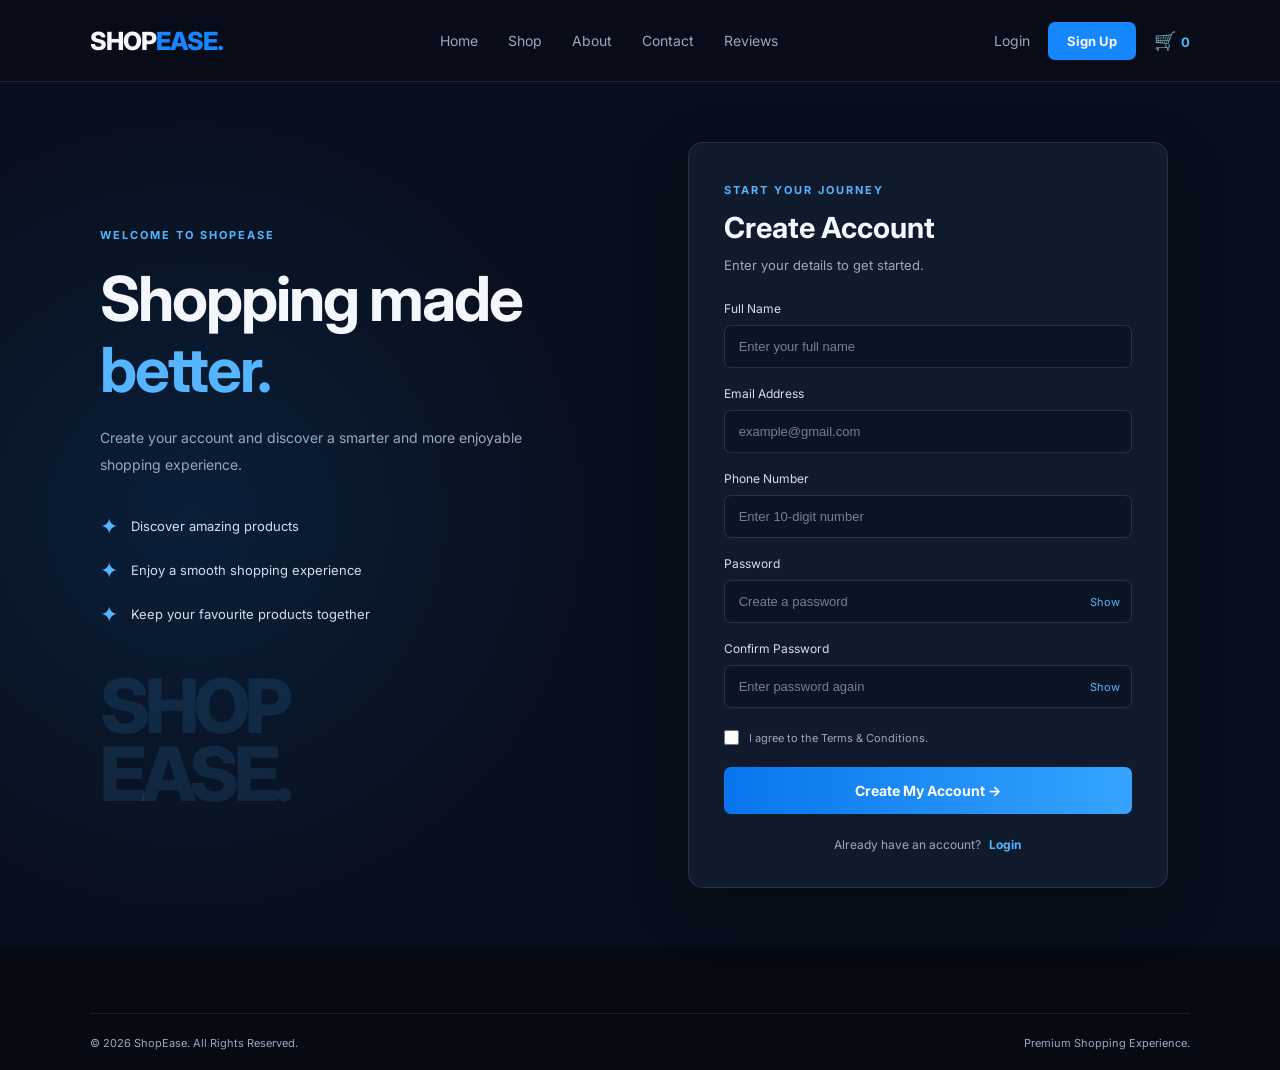
<file: signup.html>
<!DOCTYPE html>
<html lang="en">

<head>
    <meta charset="UTF-8">
    <meta name="viewport" content="width=device-width, initial-scale=1.0">

    <title>Create Account | ShopEase</title>

    <link rel="preconnect" href="https://fonts.googleapis.com">

    <link href="https://fonts.googleapis.com/css2?family=Inter:wght@400;500;600;700;800&display=swap"
        rel="stylesheet">

    <link rel="stylesheet" href="css/home.css">
    <link rel="stylesheet" href="css/signup.css">
</head>

<body>

    <!-- NAVBAR -->

    <header class="navbar">

        <a href="index.html" class="logo">
            SHOP<span>EASE.</span>
        </a>

        <nav class="nav-links" id="navLinks">
            <a href="index.html">Home</a>
            <a href="products.html">Shop</a>
            <a href="about.html">About</a>
            <a href="contact.html">Contact</a>
            <a href="review.html">Reviews</a>
        </nav>

        <div class="nav-actions">

            <a href="login.html" class="login-link">Login</a>

            <a href="signup.html" class="signup-link">Sign Up</a>

            <a href="cart.html" class="cart-icon">
                🛒 <span id="cart-count">0</span>
            </a>

            <button class="menu-btn" id="menuBtn">☰</button>

        </div>

    </header>


    <!-- SIGNUP SECTION -->

    <main class="signup-container">

        <!-- LEFT SIDE -->

        <section class="signup-welcome">

            <span class="small-title">WELCOME TO SHOPEASE</span>

            <h1>Shopping made <span>better.</span></h1>

            <p>
                Create your account and discover a smarter
                and more enjoyable shopping experience.
            </p>

            <div class="welcome-features">

                <div>
                    <span>✦</span>
                    <p>Discover amazing products</p>
                </div>

                <div>
                    <span>✦</span>
                    <p>Enjoy a smooth shopping experience</p>
                </div>

                <div>
                    <span>✦</span>
                    <p>Keep your favourite products together</p>
                </div>

            </div>

            <div class="welcome-decoration">SHOP<br>EASE.</div>

        </section>


        <!-- RIGHT SIDE -->

        <section class="signup-form-section">

            <div class="signup-card">

                <div class="form-heading">

                    <span class="small-title">START YOUR JOURNEY</span>

                    <h2>Create Account</h2>

                    <p>Enter your details to get started.</p>

                </div>


                <form id="signupForm">

                    <!-- FULL NAME -->

                    <div class="form-group">

                        <label for="fullName">Full Name</label>

                        <input type="text" id="fullName"
                            placeholder="Enter your full name" required>

                    </div>


                    <!-- EMAIL -->

                    <div class="form-group">

                        <label for="email">Email Address</label>

                        <input type="email" id="email"
                            placeholder="example@gmail.com" required>

                    </div>


                    <!-- PHONE -->

                    <div class="form-group">

                        <label for="phone">Phone Number</label>

                        <input type="tel" id="phone"
                            placeholder="Enter 10-digit number"
                            maxlength="10" required>

                    </div>


                    <!-- PASSWORD -->

                    <div class="form-group">

                        <label for="password">Password</label>

                        <div class="password-box">

                            <input type="password" id="password"
                                placeholder="Create a password" required>

                            <button type="button" class="toggle-password"
                                data-target="password">
                                Show
                            </button>

                        </div>

                    </div>


                    <!-- CONFIRM PASSWORD -->

                    <div class="form-group">

                        <label for="confirmPassword">
                            Confirm Password
                        </label>

                        <div class="password-box">

                            <input type="password" id="confirmPassword"
                                placeholder="Enter password again" required>

                            <button type="button" class="toggle-password"
                                data-target="confirmPassword">
                                Show
                            </button>

                        </div>

                    </div>


                    <!-- TERMS -->

                    <div class="terms-box">

                        <input type="checkbox" id="terms" required>

                        <label for="terms">
                            I agree to the Terms & Conditions.
                        </label>

                    </div>


                    <!-- MESSAGE -->

                    <p id="formMessage"></p>


                    <!-- SUBMIT -->

                    <button type="submit" class="create-account-btn">
                        Create My Account →
                    </button>

                </form>


                <div class="login-text">

                    Already have an account?

                    <a href="login.html">Login</a>

                </div>

            </div>

        </section>

    </main>


    <!-- FOOTER -->

    <footer class="footer">

        <div class="footer-bottom">

            <p>© 2026 ShopEase. All Rights Reserved.</p>

            <p>Premium Shopping Experience.</p>

        </div>

    </footer>


    <script src="js/script.js"></script>
    <script src="js/signup.js"></script>

</body>

</html>
</file>
<file: css/home.css>
/* =========================
   SHOP EASE - PREMIUM THEME
========================= */

* {
    margin: 0;
    padding: 0;
    box-sizing: border-box;
}

html {
    scroll-behavior: smooth;
}

body {
    background: #080d19;
    color: #f5f7ff;
    font-family: 'Inter', sans-serif;
    overflow-x: hidden;
}

a {
    text-decoration: none;
    color: inherit;
}

button {
    font-family: inherit;
}

:root {
    --bg: #080d19;
    --card: #101a2d;
    --blue: #1687ff;
    --light-blue: #55b5ff;
    --text: #f5f7ff;
    --muted: #9aa8bf;
    --border: rgba(255,255,255,0.09);
}


/* NAVBAR */

.navbar {
    width: 100%;
    min-height: 82px;
    padding: 0 7%;
    display: flex;
    justify-content: space-between;
    align-items: center;
    background: rgba(8,13,25,0.94);
    border-bottom: 1px solid var(--border);
    position: sticky;
    top: 0;
    z-index: 100;
    backdrop-filter: blur(15px);
}

.logo {
    font-size: 25px;
    font-weight: 800;
    letter-spacing: -1px;
}

.logo span {
    color: var(--blue);
}

.nav-links {
    display: flex;
    gap: 30px;
}

.nav-links a {
    color: var(--muted);
    font-size: 14px;
    transition: 0.3s;
}

.nav-links a:hover,
.nav-links a.active {
    color: white;
}

.nav-links a.active {
    border-bottom: 2px solid var(--blue);
    padding-bottom: 8px;
}

.nav-actions {
    display: flex;
    align-items: center;
    gap: 18px;
}

.login-link {
    color: var(--muted);
    font-size: 14px;
}

.signup-link {
    padding: 11px 19px;
    background: var(--blue);
    border-radius: 7px;
    font-size: 13px;
    font-weight: 700;
    transition: 0.3s;
}

.signup-link:hover {
    background: #0066db;
    transform: translateY(-2px);
}

.cart-icon {
    font-size: 18px;
}

#cart-count {
    color: var(--light-blue);
    font-size: 13px;
    font-weight: bold;
}

.menu-btn {
    display: none;
    color: white;
    background: none;
    border: none;
    font-size: 25px;
    cursor: pointer;
}


/* HERO */

.hero {
    min-height: 620px;
    padding: 90px 7%;
    display: grid;
    grid-template-columns: 1fr 1fr;
    align-items: center;
    gap: 55px;
    background:
        radial-gradient(circle at 80% 45%,
        rgba(0,111,255,0.17), transparent 40%);
}

.hero-content {
    max-width: 620px;
}

.hero-tag,
.small-title {
    color: var(--light-blue);
    font-size: 11px;
    letter-spacing: 2px;
    font-weight: 700;
}

.hero h1 {
    font-size: clamp(43px, 5.5vw, 72px);
    line-height: 1.08;
    letter-spacing: -3px;
    margin: 24px 0;
    font-weight: 800;
}

.hero h1 span,
.section-heading h2 span,
.newsletter h2 span {
    color: var(--light-blue);
}

.hero-content > p {
    color: var(--muted);
    font-size: 15px;
    line-height: 1.9;
    max-width: 480px;
}

.hero-buttons {
    display: flex;
    gap: 15px;
    margin-top: 32px;
    flex-wrap: wrap;
}

.primary-btn,
.secondary-btn {
    display: inline-block;
    padding: 15px 23px;
    border-radius: 7px;
    font-size: 13px;
    font-weight: 700;
    transition: 0.3s;
}

.primary-btn {
    background: var(--blue);
    box-shadow: 0 5px 25px rgba(22,135,255,0.25);
}

.primary-btn:hover {
    transform: translateY(-4px);
    background: #006ee9;
}

.secondary-btn {
    border: 1px solid var(--border);
    color: var(--text);
}

.secondary-btn:hover {
    border-color: var(--blue);
    color: var(--light-blue);
}

.hero-stats {
    display: flex;
    gap: 45px;
    margin-top: 55px;
}

.hero-stats h3 {
    font-size: 23px;
    margin-bottom: 6px;
}

.hero-stats p {
    font-size: 11px;
    color: var(--muted);
}

.hero-image {
    position: relative;
    min-width: 0;
}

.hero-image img {
    width: 100%;
    height: 440px;
    object-fit: cover;
    border-radius: 18px;
    position: relative;
    z-index: 1;
    border: 1px solid var(--border);
}

.image-glow {
    position: absolute;
    width: 80%;
    height: 80%;
    background: var(--blue);
    filter: blur(100px);
    opacity: 0.22;
    top: 10%;
    left: 10%;
}

.floating-card {
    position: absolute;
    z-index: 2;
    bottom: 25px;
    left: -35px;
    background: #101c31;
    padding: 20px 25px;
    border: 1px solid rgba(85,181,255,0.3);
    border-radius: 12px;
    box-shadow: 0 10px 40px rgba(0,0,0,0.4);
}

.floating-card span {
    color: var(--light-blue);
    font-size: 10px;
    letter-spacing: 1px;
}

.floating-card h3 {
    margin: 9px 0;
    font-size: 22px;
}

.floating-card p {
    color: var(--muted);
    font-size: 11px;
}


/* TRUST SECTION */

.trust-section {
    padding: 28px 7%;
    display: grid;
    grid-template-columns: repeat(4, 1fr);
    gap: 25px;
    background: #0d1525;
    border-top: 1px solid var(--border);
    border-bottom: 1px solid var(--border);
}

.trust-item {
    display: flex;
    align-items: center;
    gap: 13px;
}

.trust-item > span {
    font-size: 24px;
}

.trust-item h3 {
    font-size: 13px;
    margin-bottom: 5px;
}

.trust-item p {
    font-size: 11px;
    color: var(--muted);
}


/* COMMON SECTION */

.section {
    padding: 100px 7%;
}

.section-heading {
    display: flex;
    justify-content: space-between;
    align-items: end;
    gap: 20px;
    margin-bottom: 38px;
}

.section-heading h2,
.newsletter h2 {
    font-size: clamp(28px, 4vw, 39px);
    margin: 12px 0;
    letter-spacing: -1.5px;
}

.section-heading p,
.newsletter > p {
    color: var(--muted);
    font-size: 13px;
}

.view-link {
    color: var(--light-blue);
    font-size: 13px;
    font-weight: 700;
}


/* CATEGORY CARDS */

.category-grid {
    display: grid;
    grid-template-columns: repeat(4, 1fr);
    gap: 20px;
}

.category-card {
    height: 270px;
    position: relative;
    overflow: hidden;
    border-radius: 12px;
    border: 1px solid var(--border);
}

.category-card img {
    width: 100%;
    height: 100%;
    object-fit: cover;
    transition: 0.5s;
}

.category-card:hover img {
    transform: scale(1.1);
}

.category-overlay {
    position: absolute;
    inset: 0;
    display: flex;
    flex-direction: column;
    justify-content: end;
    padding: 23px;
    background: linear-gradient(transparent, rgba(0,0,0,0.9));
}

.category-overlay h3 {
    font-size: 21px;
    margin-bottom: 7px;
}

.category-overlay p {
    color: var(--light-blue);
    font-size: 12px;
}


/* PRODUCTS */

.products-section {
    background: #0b1220;
}

.product-grid {
    display: grid;
    grid-template-columns: repeat(4, 1fr);
    gap: 22px;
}

.product-card {
    background: var(--card);
    border: 1px solid var(--border);
    border-radius: 12px;
    overflow: hidden;
    transition: 0.35s;
}

.product-card:hover {
    transform: translateY(-8px);
    border-color: rgba(22,135,255,0.5);
    box-shadow: 0 15px 35px rgba(0,0,0,0.25);
}

.product-image {
    height: 220px;
    position: relative;
    overflow: hidden;
    background: #172238;
}

.product-image img {
    width: 100%;
    height: 100%;
    object-fit: cover;
    transition: 0.5s;
}

.product-card:hover .product-image img {
    transform: scale(1.08);
}

.discount-badge {
    position: absolute;
    top: 14px;
    left: 14px;
    z-index: 2;
    background: var(--blue);
    padding: 7px 10px;
    border-radius: 5px;
    font-size: 11px;
    font-weight: 700;
}

.wishlist-btn {
    position: absolute;
    z-index: 2;
    top: 12px;
    right: 12px;
    width: 35px;
    height: 35px;
    border: none;
    border-radius: 50%;
    background: rgba(8,13,25,0.85);
    color: white;
    font-size: 23px;
    cursor: pointer;
}

.wishlist-btn.liked {
    color: #ff4c78;
}

.product-info {
    padding: 18px;
}

.product-category {
    color: var(--light-blue);
    font-size: 9px;
    letter-spacing: 1.4px;
    font-weight: 700;
}

.product-info h3 {
    font-size: 15px;
    margin: 9px 0;
}

.rating {
    color: #ffc857;
    font-size: 12px;
}

.rating span {
    color: var(--muted);
}

.price-row {
    display: flex;
    align-items: center;
    gap: 12px;
    margin: 15px 0;
}

.price-row h3 {
    margin: 0;
    font-size: 19px;
}

.price-row del {
    color: #718096;
    font-size: 12px;
}

.add-btn {
    width: 100%;
    padding: 12px;
    border: 1px solid rgba(22,135,255,0.5);
    border-radius: 6px;
    background: rgba(22,135,255,0.1);
    color: var(--light-blue);
    font-weight: 700;
    cursor: pointer;
    transition: 0.3s;
}

.add-btn:hover {
    background: var(--blue);
    color: white;
}


/* PROMO BANNER */

.promo-section {
    margin: 30px 7% 100px;
    padding: 60px;
    min-height: 310px;
    display: flex;
    justify-content: space-between;
    align-items: center;
    border: 1px solid rgba(22,135,255,0.3);
    border-radius: 18px;
    background:
        radial-gradient(circle at 85% 50%,
        rgba(22,135,255,0.3), transparent 35%),
        #101a2d;
}

.promo-content > span {
    color: var(--light-blue);
    font-size: 11px;
    font-weight: 700;
    letter-spacing: 2px;
}

.promo-content h2 {
    font-size: 39px;
    margin: 15px 0;
    line-height: 1.2;
}

.promo-content strong {
    color: var(--light-blue);
}

.promo-content p {
    color: var(--muted);
    font-size: 13px;
    line-height: 1.8;
    max-width: 430px;
    margin-bottom: 25px;
}

.promo-circle {
    width: 175px;
    height: 175px;
    border-radius: 50%;
    border: 2px dashed var(--light-blue);
    display: flex;
    flex-direction: column;
    align-items: center;
    justify-content: center;
    color: var(--light-blue);
    font-size: 42px;
    font-weight: 800;
    box-shadow: 0 0 50px rgba(22,135,255,0.2);
}

.promo-circle small {
    font-size: 14px;
}


/* NEWSLETTER */

.newsletter {
    text-align: center;
    padding: 70px 20px 90px;
    background: #0d1525;
    border-top: 1px solid var(--border);
}

.newsletter form {
    display: flex;
    max-width: 500px;
    margin: 30px auto 0;
    gap: 10px;
}

.newsletter input {
    flex: 1;
    min-width: 0;
    padding: 15px;
    border-radius: 7px;
    border: 1px solid var(--border);
    background: #101a2d;
    color: white;
    outline: none;
}

.newsletter input:focus {
    border-color: var(--blue);
}

.newsletter button {
    padding: 0 20px;
    background: var(--blue);
    color: white;
    border: none;
    border-radius: 7px;
    font-weight: 700;
    cursor: pointer;
}

#newsletter-message {
    margin-top: 15px;
    font-size: 13px;
}


/* FOOTER */

.footer {
    padding: 65px 7% 20px;
    background: #060a13;
}

.footer-main {
    display: grid;
    grid-template-columns: 2fr 1fr 1fr 1fr;
    gap: 40px;
    padding-bottom: 45px;
}

.footer-about p {
    color: var(--muted);
    font-size: 13px;
    line-height: 1.8;
    margin-top: 18px;
    max-width: 270px;
}

.footer-main h3 {
    font-size: 14px;
    margin-bottom: 20px;
}

.footer-main > div:not(:first-child) a {
    display: block;
    color: var(--muted);
    font-size: 12px;
    margin-bottom: 13px;
    transition: 0.3s;
}

.footer-main a:hover {
    color: var(--light-blue);
}

.footer-bottom {
    border-top: 1px solid var(--border);
    padding-top: 22px;
    display: flex;
    justify-content: space-between;
    gap: 15px;
    color: var(--muted);
    font-size: 11px;
}


/* REVEAL ANIMATION */

.reveal {
    opacity: 0;
    transform: translateY(25px);
    transition: opacity 0.7s ease, transform 0.7s ease;
}

.reveal.show {
    opacity: 1;
    transform: translateY(0);
}


/* RESPONSIVE DESIGN */

@media (max-width: 1000px) {

    .navbar {
        padding: 0 4%;
    }

    .hero {
        padding: 70px 5%;
        gap: 30px;
    }

    .section {
        padding: 75px 5%;
    }

    .category-grid,
    .product-grid {
        grid-template-columns: repeat(2, 1fr);
    }

    .trust-section {
        grid-template-columns: repeat(2, 1fr);
    }

}

@media (max-width: 700px) {

    .navbar {
        min-height: 70px;
        padding: 0 5%;
    }

    .logo {
        font-size: 21px;
    }

    .menu-btn {
        display: block;
    }

    .nav-links {
        display: none;
        position: absolute;
        top: 70px;
        left: 0;
        width: 100%;
        padding: 25px;
        background: #101a2d;
        flex-direction: column;
        gap: 22px;
        border-bottom: 1px solid var(--border);
    }

    .nav-links.open {
        display: flex;
    }

    .nav-actions {
        gap: 12px;
    }

    .login-link {
        display: none;
    }

    .signup-link {
        padding: 9px 12px;
        font-size: 11px;
    }

    .hero {
        grid-template-columns: 1fr;
        padding: 65px 6%;
    }

    .hero h1 {
        font-size: 48px;
    }

    .hero-image img {
        height: 300px;
    }

    .floating-card {
        left: 12px;
        bottom: 12px;
        padding: 14px;
    }

    .hero-stats {
        gap: 25px;
    }

    .trust-section {
        padding: 25px 6%;
        gap: 22px 12px;
    }

    .trust-item h3 {
        font-size: 11px;
    }

    .trust-item p {
        font-size: 9px;
    }

    .section {
        padding: 65px 6%;
    }

    .category-grid {
        gap: 12px;
    }

    .category-card {
        height: 210px;
    }

    .product-grid {
        gap: 12px;
    }

    .product-image {
        height: 170px;
    }

    .product-info {
        padding: 12px;
    }

    .product-info h3 {
        font-size: 12px;
    }

    .price-row h3 {
        font-size: 16px;
    }

    .add-btn {
        font-size: 11px;
    }

    .section-heading {
        align-items: start;
        flex-direction: column;
    }

    .promo-section {
        margin: 10px 5% 60px;
        padding: 35px 25px;
        gap: 20px;
    }

    .promo-content h2 {
        font-size: 29px;
    }

    .promo-circle {
        width: 110px;
        height: 110px;
        font-size: 27px;
        flex-shrink: 0;
    }

    .footer-main {
        grid-template-columns: 1fr 1fr;
        gap: 30px;
    }

    .footer-bottom {
        flex-direction: column;
    }

}

@media (max-width: 420px) {

    .category-grid,
    .product-grid {
        grid-template-columns: 1fr 1fr;
    }

    .hero h1 {
        font-size: 40px;
    }

    .hero-stats {
        gap: 18px;
    }

    .newsletter form {
        flex-direction: column;
    }

    .newsletter button {
        padding: 14px;
    }

    .promo-circle {
        width: 90px;
        height: 90px;
        font-size: 22px;
    }
}
</file>
<file: css/about.css>
/* ABOUT PAGE */

body {
    background: #080d18;
    color: #ffffff;
}

/* HERO */

.about-hero {
    min-height: 500px;
    padding: 90px 9%;
    display: flex;
    align-items: center;
    justify-content: space-between;
    gap: 50px;
    background:
        radial-gradient(circle at 80% 50%, #102d55 0%, transparent 40%),
        #080d18;
}

.hero-content {
    max-width: 550px;
}

.small-heading,
.section-label {
    color: #1687ff;
    font-size: 13px;
    font-weight: bold;
    letter-spacing: 3px;
}

.hero-content h1 {
    font-size: 55px;
    line-height: 1.15;
    margin: 20px 0;
}

.hero-content h1 span,
section h2 span {
    color: #1687ff;
}

.hero-content p {
    color: #aab5c7;
    line-height: 1.8;
    margin-bottom: 30px;
}

.about-btn {
    display: inline-block;
    padding: 14px 25px;
    background: #1687ff;
    color: white;
    text-decoration: none;
    border-radius: 8px;
    font-weight: bold;
    transition: 0.3s;
}

.about-btn:hover {
    background: #0068db;
    transform: translateY(-4px);
    box-shadow: 0 8px 25px #1687ff55;
}

/* HERO VISUAL */

.hero-visual {
    width: 390px;
    height: 350px;
    display: flex;
    align-items: center;
    justify-content: center;
    background: linear-gradient(135deg, #10294a, #0b1425);
    border: 1px solid #1c4d80;
    border-radius: 25px;
    box-shadow: 0 0 60px #1687ff20;
}

.visual-card {
    text-align: center;
}

.visual-icon {
    font-size: 75px;
    margin-bottom: 15px;
}

.visual-card h2 {
    font-size: 32px;
}

.visual-card p,
.visual-card span {
    color: #aab5c7;
}

.visual-line {
    height: 3px;
    width: 100px;
    background: #1687ff;
    margin: 20px auto;
}

/* COMMON SECTION */

.story-section,
.mission-section,
.choose-section,
.stats-section {
    padding: 85px 9%;
    text-align: center;
}

.story-section h2,
.mission-section h2,
.choose-section h2,
.stats-section h2 {
    font-size: 36px;
    margin: 15px 0 45px;
}

/* STORY */

.story-content {
    display: flex;
    align-items: center;
    gap: 60px;
    text-align: left;
}

.story-image {
    flex: 1;
}

.story-image-box {
    min-height: 300px;
    background: linear-gradient(135deg, #102c50, #101a2b);
    border: 1px solid #1b4774;
    border-radius: 20px;
    display: flex;
    flex-direction: column;
    justify-content: center;
    align-items: center;
    text-align: center;
}

.story-image-box span {
    font-size: 75px;
}

.story-image-box h3 {
    margin: 15px 0 8px;
    font-size: 25px;
}

.story-image-box p,
.story-text p {
    color: #aab5c7;
    line-height: 1.8;
}

.story-text {
    flex: 1;
}

.story-text h3 {
    font-size: 26px;
    margin-bottom: 18px;
}

.story-text p {
    margin-bottom: 15px;
}

/* MISSION */

.mission-section {
    background: #0b1322;
}

.mission-grid {
    display: grid;
    grid-template-columns: repeat(2, 1fr);
    gap: 25px;
}

.mission-card {
    background: #111d30;
    border: 1px solid #1b3554;
    padding: 35px;
    border-radius: 18px;
    transition: 0.3s;
}

.mission-card:hover,
.choose-card:hover {
    transform: translateY(-8px);
    border-color: #1687ff;
    box-shadow: 0 10px 30px #1687ff15;
}

.card-icon {
    font-size: 45px;
}

.mission-card h3 {
    font-size: 23px;
    margin: 18px 0 12px;
}

.mission-card p,
.choose-card p {
    color: #aab5c7;
    line-height: 1.7;
}

/* CHOOSE US */

.choose-grid {
    display: grid;
    grid-template-columns: repeat(4, 1fr);
    gap: 20px;
}

.choose-card {
    background: #101a2b;
    padding: 30px 20px;
    border: 1px solid #1b3554;
    border-radius: 15px;
    transition: 0.3s;
}

.choose-icon {
    font-size: 40px;
}

.choose-card h3 {
    font-size: 18px;
    margin: 18px 0 12px;
}

/* STATS */

.stats-section {
    background: #0b1322;
}

.stats-grid {
    display: grid;
    grid-template-columns: repeat(4, 1fr);
    gap: 20px;
}

.stat-box {
    padding: 25px;
    background: #111d30;
    border-radius: 15px;
    border: 1px solid #1b3554;
}

.stat-box h3 {
    font-size: 35px;
    color: #1687ff;
}

.stat-box p {
    color: #aab5c7;
    margin-top: 8px;
}

.stats-note {
    color: #8997aa;
    font-size: 12px;
    margin-top: 20px;
}

/* CTA */

.about-cta {
    padding: 75px 20px;
    text-align: center;
    background: radial-gradient(circle, #12335d, #080d18 70%);
}

.about-cta h2 {
    font-size: 35px;
}

.about-cta p {
    color: #aab5c7;
    margin: 18px 0 28px;
}

/* FOOTER */

.footer {
    text-align: center;
    padding: 45px 20px;
    background: #050912;
    border-top: 1px solid #1b3554;
}

.footer h2 {
    font-size: 30px;
}

.footer h2 span {
    color: #1687ff;
}

.footer p {
    color: #aab5c7;
    margin: 12px 0;
}

.footer-links {
    display: flex;
    justify-content: center;
    flex-wrap: wrap;
    gap: 25px;
    margin: 25px 0;
}

.footer-links a {
    color: #aab5c7;
    text-decoration: none;
}

.footer-links a:hover {
    color: #1687ff;
}

.copyright {
    font-size: 13px;
}

/* RESPONSIVE */

@media (max-width: 900px) {

    .about-hero {
        flex-direction: column;
        text-align: center;
    }

    .story-content {
        flex-direction: column;
    }

    .choose-grid {
        grid-template-columns: repeat(2, 1fr);
    }

    .stats-grid {
        grid-template-columns: repeat(2, 1fr);
    }
}

@media (max-width: 550px) {

    .about-hero {
        padding: 65px 6%;
    }

    .hero-content h1 {
        font-size: 38px;
    }

    .hero-visual {
        width: 100%;
        height: 280px;
    }

    .story-section,
    .mission-section,
    .choose-section,
    .stats-section {
        padding: 60px 6%;
    }

    .story-section h2,
    .mission-section h2,
    .choose-section h2,
    .stats-section h2 {
        font-size: 28px;
    }

    .mission-grid,
    .choose-grid,
    .stats-grid {
        grid-template-columns: 1fr;
    }
}
</file>
<file: css/cart.css>
/* CART PAGE */

.cart-hero {
    padding: 55px 7%;
    text-align: center;

    background:
        radial-gradient(circle at 50% 100%,
        rgba(22,135,255,0.18), transparent 45%),
        #0b1424;

    border-bottom: 1px solid rgba(255,255,255,0.08);
}

.cart-hero h1 {
    font-size: clamp(35px, 5vw, 52px);
    margin: 15px 0;
    letter-spacing: -2px;
}

.cart-hero h1 span {
    color: #55b5ff;
}

.cart-hero p {
    color: #9aa8bf;
    font-size: 14px;
}


/* MAIN CONTAINER */

.cart-container {
    padding: 55px 7% 100px;

    display: grid;
    grid-template-columns: 1fr 350px;
    gap: 35px;

    align-items: start;
}


/* LEFT SIDE */

.cart-left {
    min-width: 0;
}

.cart-heading {
    display: flex;
    justify-content: space-between;
    align-items: center;
    margin-bottom: 25px;
}

.cart-heading h2 {
    font-size: 22px;
}

.cart-heading span {
    color: #9aa8bf;
    font-size: 13px;
}


/* CART ITEM */

.cart-item {
    display: flex;
    align-items: center;
    gap: 20px;

    padding: 18px;
    margin-bottom: 15px;

    background: #101a2d;
    border: 1px solid rgba(255,255,255,0.08);

    border-radius: 10px;

    transition: 0.3s;
}

.cart-item:hover {
    border-color: rgba(22,135,255,0.5);
}

.cart-item img {
    width: 105px;
    height: 105px;
    object-fit: cover;
    border-radius: 8px;
}

.cart-item-details {
    flex: 1;
}

.cart-item-details h3 {
    font-size: 16px;
    margin-bottom: 9px;
}

.cart-item-details p {
    color: #55b5ff;
    font-size: 14px;
    font-weight: 600;
}


/* QUANTITY */

.quantity-box {
    display: flex;
    align-items: center;
    gap: 12px;

    margin-top: 15px;
}

.quantity-box button {
    width: 28px;
    height: 28px;

    background: #17263d;
    border: 1px solid rgba(255,255,255,0.12);

    color: white;
    border-radius: 5px;

    cursor: pointer;
}

.quantity-box span {
    font-size: 13px;
}


/* REMOVE BUTTON */

.remove-item {
    align-self: flex-start;

    border: none;
    background: transparent;

    color: #ff647c;
    font-size: 13px;

    cursor: pointer;
}

.remove-item:hover {
    color: white;
}


/* EMPTY CART */

.empty-cart {
    display: none;

    text-align: center;

    padding: 65px 20px;

    background: #101a2d;
    border: 1px dashed rgba(255,255,255,0.15);

    border-radius: 12px;
}

.empty-icon {
    font-size: 55px;
    margin-bottom: 15px;
}

.empty-cart h2 {
    font-size: 22px;
    margin-bottom: 10px;
}

.empty-cart p {
    color: #9aa8bf;
    font-size: 13px;
    margin-bottom: 22px;
}

.continue-shopping {
    display: inline-block;

    padding: 12px 22px;

    background: #1687ff;
    color: white;

    text-decoration: none;
    border-radius: 6px;

    font-size: 13px;
    font-weight: 600;
}

.back-shopping {
    display: inline-block;
    margin-top: 25px;

    color: #55b5ff;
    text-decoration: none;

    font-size: 13px;
}


/* ORDER SUMMARY */

.cart-summary {
    background: #101a2d;

    border: 1px solid rgba(255,255,255,0.09);
    border-radius: 12px;

    padding: 25px;

    position: sticky;
    top: 20px;
}

.cart-summary h2 {
    font-size: 20px;
    margin-bottom: 25px;
}

.summary-row {
    display: flex;
    justify-content: space-between;

    margin-bottom: 19px;

    font-size: 13px;
    color: #9aa8bf;
}

.summary-row strong {
    color: white;
}

.discount-row strong {
    color: #4ed9a0;
}

.summary-divider {
    height: 1px;
    background: rgba(255,255,255,0.12);
    margin: 22px 0;
}

.summary-total {
    display: flex;
    justify-content: space-between;
    align-items: center;

    margin-bottom: 25px;
}

.summary-total span {
    font-size: 14px;
    font-weight: 600;
}

.summary-total strong {
    font-size: 23px;
    color: #55b5ff;
}


/* COUPON */

.coupon-box {
    margin-bottom: 22px;
}

.coupon-box label {
    display: block;
    font-size: 12px;
    margin-bottom: 10px;
    color: #9aa8bf;
}

.coupon-input {
    display: flex;
    gap: 8px;
}

.coupon-input input {
    width: 100%;
    min-width: 0;

    padding: 11px;

    background: #0b1424;
    color: white;

    border: 1px solid rgba(255,255,255,0.12);
    border-radius: 5px;

    outline: none;
}

.coupon-input button {
    background: #172f4d;
    color: #55b5ff;

    border: 1px solid rgba(22,135,255,0.4);
    border-radius: 5px;

    padding: 0 13px;
    cursor: pointer;
}

#coupon-message {
    margin-top: 8px;
    font-size: 11px;
}


/* CHECKOUT */

.checkout-btn {
    width: 100%;

    padding: 15px;

    background: linear-gradient(90deg, #0875ed, #36a4ff);
    color: white;

    border: none;
    border-radius: 7px;

    font-size: 14px;
    font-weight: 700;

    cursor: pointer;

    transition: 0.3s;
}

.checkout-btn:hover {
    box-shadow: 0 0 25px rgba(22,135,255,0.35);
    transform: translateY(-2px);
}

.checkout-btn:disabled {
    opacity: 0.5;
    cursor: not-allowed;
    transform: none;
}

.secure-payment {
    text-align: center;
    margin-top: 18px;

    font-size: 11px;
    color: #9aa8bf;
}


/* RESPONSIVE */

@media(max-width: 900px) {

    .cart-container {
        grid-template-columns: 1fr;
    }

    .cart-summary {
        position: static;
    }

}

@media(max-width: 550px) {

    .cart-container {
        padding: 35px 5% 70px;
    }

    .cart-item {
        gap: 12px;
        padding: 12px;
        flex-wrap: wrap;
    }

    .cart-item img {
        width: 85px;
        height: 85px;
    }

    .cart-item-details h3 {
        font-size: 13px;
    }

    .remove-item {
        margin-left: auto;
    }

    .cart-summary {
        padding: 20px;
    }

}
</file>
<file: css/contact.css>
/* CONTACT PAGE */

body {
    background: #080d18;
    color: white;
}

/* HERO */

.contact-hero {
    text-align: center;
    padding: 85px 8%;
    background:
        radial-gradient(circle at center, #12335d, transparent 65%),
        #080d18;
}

.contact-tag {
    color: #1687ff;
    font-size: 13px;
    font-weight: bold;
    letter-spacing: 3px;
}

.contact-hero h1 {
    font-size: 48px;
    margin: 20px 0;
}

.contact-hero h1 span,
.contact-left h2 span,
.faq-section h2 span {
    color: #1687ff;
}

.contact-hero p {
    color: #aab5c7;
    max-width: 600px;
    line-height: 1.8;
    margin: auto;
}

/* INFO CARDS */

.contact-info {
    display: grid;
    grid-template-columns: repeat(3, 1fr);
    gap: 22px;
    padding: 10px 9% 65px;
}

.info-card {
    background: #101a2b;
    border: 1px solid #1b3554;
    padding: 28px 20px;
    text-align: center;
    border-radius: 16px;
    transition: 0.3s;
}

.info-card:hover {
    transform: translateY(-7px);
    border-color: #1687ff;
    box-shadow: 0 10px 30px #1687ff15;
}

.info-icon {
    font-size: 35px;
    margin-bottom: 15px;
}

.info-card h3 {
    margin-bottom: 12px;
}

.info-card p {
    color: #1687ff;
    margin-bottom: 8px;
}

.info-card span {
    font-size: 13px;
    color: #8997aa;
}

/* CONTACT MAIN SECTION */

.contact-section {
    padding: 65px 9% 90px;
    display: grid;
    grid-template-columns: 0.85fr 1.15fr;
    gap: 65px;
    align-items: center;
}

.contact-left h2 {
    font-size: 38px;
    margin: 20px 0;
}

.contact-left > p {
    color: #aab5c7;
    line-height: 1.9;
    margin-bottom: 30px;
}

.contact-highlight {
    display: flex;
    gap: 18px;
    margin-top: 25px;
    align-items: flex-start;
}

.contact-highlight > span {
    font-size: 25px;
    color: #1687ff;
}

.contact-highlight h4 {
    margin-bottom: 7px;
}

.contact-highlight p {
    color: #8997aa;
    font-size: 14px;
}

/* FORM */

.contact-form-box {
    background: #101a2b;
    border: 1px solid #1b3554;
    padding: 35px;
    border-radius: 20px;
    box-shadow: 0 15px 50px #00000035;
}

.contact-form-box h2 {
    font-size: 25px;
}

.form-subtitle {
    color: #8997aa;
    margin: 10px 0 25px;
    font-size: 14px;
}

.form-row {
    display: grid;
    grid-template-columns: 1fr 1fr;
    gap: 18px;
}

.form-group {
    margin-bottom: 20px;
}

.form-group label {
    display: block;
    margin-bottom: 9px;
    font-size: 14px;
    color: #dce5f3;
}

.form-group input,
.form-group select,
.form-group textarea {
    width: 100%;
    padding: 14px;
    background: #080f1d;
    border: 1px solid #263c59;
    border-radius: 9px;
    color: white;
    outline: none;
    font-family: inherit;
    font-size: 14px;
    transition: 0.3s;
}

.form-group input:focus,
.form-group select:focus,
.form-group textarea:focus {
    border-color: #1687ff;
    box-shadow: 0 0 12px #1687ff25;
}

.form-group textarea {
    resize: vertical;
}

.form-group select option {
    background: #101a2b;
}

.send-btn {
    width: 100%;
    padding: 15px;
    border: none;
    background: #1687ff;
    color: white;
    border-radius: 9px;
    font-size: 15px;
    font-weight: bold;
    cursor: pointer;
    transition: 0.3s;
}

.send-btn:hover {
    background: #0068db;
    transform: translateY(-3px);
}

#contactStatus {
    margin-top: 18px;
    text-align: center;
    font-size: 14px;
}

/* FAQ */

.faq-section {
    padding: 75px 9%;
    text-align: center;
    background: #0b1322;
}

.faq-section h2 {
    font-size: 35px;
    margin: 18px 0 40px;
}

.faq-grid {
    display: grid;
    grid-template-columns: repeat(3, 1fr);
    gap: 20px;
}

.faq-card {
    background: #101a2b;
    border: 1px solid #1b3554;
    padding: 28px;
    border-radius: 15px;
    text-align: left;
    transition: 0.3s;
}

.faq-card:hover {
    border-color: #1687ff;
    transform: translateY(-5px);
}

.faq-card h3 {
    font-size: 17px;
    margin-bottom: 15px;
}

.faq-card p {
    color: #aab5c7;
    line-height: 1.7;
    font-size: 14px;
}

/* FOOTER */

.footer {
    text-align: center;
    padding: 45px 20px;
    background: #050912;
    border-top: 1px solid #1b3554;
}

.footer h2 {
    font-size: 30px;
}

.footer h2 span {
    color: #1687ff;
}

.footer p {
    color: #aab5c7;
    margin: 12px 0;
}

.footer-links {
    display: flex;
    justify-content: center;
    flex-wrap: wrap;
    gap: 25px;
    margin: 25px 0;
}

.footer-links a {
    color: #aab5c7;
    text-decoration: none;
}

.footer-links a:hover {
    color: #1687ff;
}

.copyright {
    font-size: 13px;
}

/* RESPONSIVE */

@media (max-width: 850px) {

    .contact-section {
        grid-template-columns: 1fr;
        gap: 40px;
    }

    .contact-info {
        padding-left: 5%;
        padding-right: 5%;
    }

    .faq-grid {
        grid-template-columns: 1fr;
    }
}

@media (max-width: 600px) {

    .contact-hero h1 {
        font-size: 35px;
    }

    .contact-info {
        grid-template-columns: 1fr;
    }

    .form-row {
        grid-template-columns: 1fr;
        gap: 0;
    }

    .contact-form-box {
        padding: 22px;
    }

    .contact-left h2,
    .faq-section h2 {
        font-size: 29px;
    }

    .contact-section,
    .faq-section {
        padding-left: 6%;
        padding-right: 6%;
    }
}
</file>
<file: css/login.css>
/* LOGIN PAGE */
.login-container{min-height:80vh;padding:60px 7%;display:grid;grid-template-columns:1fr 1fr;gap:50px;align-items:center;background:radial-gradient(circle at 15% 50%,rgba(22,135,255,.13),transparent 35%),#080f1c}.login-welcome{padding:35px 10px;position:relative;overflow:hidden}.login-welcome h1{font-size:clamp(40px,5vw,62px);line-height:1.15;letter-spacing:-2px;margin:20px 0}.login-welcome h1 span{color:#55b5ff}.login-welcome>p{color:#9aa8bf;font-size:14px;line-height:1.9;max-width:430px}.login-features{margin-top:30px}.login-features div{display:flex;gap:13px;align-items:center;margin:17px 0}.login-features span{color:#55b5ff;font-size:22px}.login-features p{color:#d3deed;font-size:13px}.login-decoration{margin-top:40px;color:rgba(85,181,255,.12);font-size:75px;font-weight:800;line-height:.9;letter-spacing:-5px}.login-form-section{display:flex;justify-content:center}.login-card{width:100%;max-width:460px;padding:36px;background:#101a2d;border:1px solid rgba(255,255,255,.1);border-radius:15px;box-shadow:0 20px 60px rgba(0,0,0,.25)}.login-heading{margin-bottom:28px}.login-heading h2{font-size:28px;margin:10px 0}.login-heading p,.signup-redirect{color:#9aa8bf;font-size:13px}.login-form-group{margin:18px 0}.login-form-group label{display:block;margin-bottom:8px;font-size:13px}.login-form-group input{width:100%;padding:13px;border:1px solid rgba(255,255,255,.13);border-radius:7px;background:#0b1424;color:#fff;outline:none}.login-form-group input:focus{border-color:#55b5ff}.login-password-box{display:flex;gap:8px}.login-password-box input{flex:1;min-width:0}.login-password-box button{border:0;background:#1a3554;color:#70c2ff;border-radius:7px;padding:0 12px;cursor:pointer}.login-options{display:flex;justify-content:space-between;align-items:center;font-size:12px;color:#aab8cc;margin:18px 0}.login-options a,.signup-redirect a{color:#55b5ff;text-decoration:none}.remember-option{display:flex;gap:7px;align-items:center}.login-submit-btn{width:100%;padding:14px;border:0;border-radius:7px;background:#1687ff;color:white;font-weight:700;cursor:pointer}.signup-redirect{text-align:center;margin-top:22px}#loginMessage{font-size:13px;min-height:18px;color:#ff9b9b}
@media(max-width:800px){.login-container{grid-template-columns:1fr}.login-welcome{padding-bottom:0}.login-decoration{display:none}}
</file>
<file: css/review.css>
/* REVIEWS PAGE */
.review-hero{text-align:center;padding:60px 7%;background:radial-gradient(circle at 50% 100%,rgba(22,135,255,.18),transparent 45%),#0b1424}.review-hero h1{font-size:clamp(34px,5vw,52px);margin:14px 0}.review-hero h1 span{color:#55b5ff}.review-hero p{color:#9aa8bf}.review-container{padding:45px 7% 90px;max-width:1200px;margin:auto}.rating-overview{display:flex;align-items:center;gap:35px;padding:28px;background:#101a2d;border:1px solid rgba(255,255,255,.08);border-radius:12px}.rating-main{min-width:180px;text-align:center}.rating-main h2{font-size:48px;margin:0}.rating-stars,.customer-stars{color:#ffc85a;letter-spacing:3px}.rating-main p,.rating-message p{color:#9aa8bf;font-size:13px}.rating-message h3{margin:0 0 8px}.review-form-section{margin:35px 0;padding:30px;background:#101a2d;border-radius:12px;border:1px solid rgba(255,255,255,.08)}.review-form-heading{margin-bottom:25px}.review-form-heading h2{margin:10px 0}.review-form-heading p{color:#9aa8bf;font-size:13px}.review-form-grid{display:grid;grid-template-columns:1fr 1fr;gap:18px}.review-input-group{margin:15px 0}.review-input-group label{display:block;margin-bottom:8px;font-size:13px}.review-input-group input,.review-input-group select,.review-input-group textarea{width:100%;padding:13px;background:#0b1424;color:#fff;border:1px solid rgba(255,255,255,.13);border-radius:7px;font:inherit}.star-selector{display:flex;gap:7px}.star-selector button{border:0;background:transparent;color:#68778e;font-size:28px;cursor:pointer}.star-selector button.selected{color:#ffc85a}#ratingText,#reviewFormMessage{color:#9aa8bf;font-size:12px}.review-submit-btn{padding:13px 22px;background:#1687ff;color:white;border:0;border-radius:7px;font-weight:700;cursor:pointer}.customer-review-heading{display:flex;justify-content:space-between;align-items:center;margin:30px 0 20px}.customer-review-heading h2{margin:8px 0}.customer-review-heading>span{color:#9aa8bf;font-size:13px}.review-list{display:grid;grid-template-columns:repeat(3,1fr);gap:17px}.review-card{padding:22px;background:#101a2d;border:1px solid rgba(255,255,255,.08);border-radius:11px}.review-card-top{display:flex;align-items:center;gap:12px}.customer-avatar{width:40px;height:40px;border-radius:50%;display:grid;place-items:center;background:#173c62;color:#7bc6ff;font-weight:700}.review-card h3{font-size:14px;margin:0 0 4px}.review-card-top p,.customer-review-text{color:#9aa8bf;font-size:12px}.customer-stars{margin:15px 0 8px}.customer-review-text{line-height:1.7}
@media(max-width:800px){.review-list{grid-template-columns:repeat(2,1fr)}}@media(max-width:560px){.rating-overview{display:block}.review-form-grid,.review-list{grid-template-columns:1fr}}
</file>
<file: css/shopkeeper.css>
/* SELLER DASHBOARD */
.seller-container{max-width:1200px;margin:auto;padding:55px 7% 90px}.seller-heading{display:flex;justify-content:space-between;align-items:center;margin-bottom:35px}.seller-heading h1{font-size:clamp(32px,5vw,48px);margin:8px 0}.seller-heading h1 span{color:#55b5ff}.seller-heading p{color:#9aa8bf}.seller-icon{font-size:65px}.small-heading{font-size:11px;letter-spacing:1.5px;color:#55b5ff;font-weight:700}.seller-stats{display:grid;grid-template-columns:repeat(3,1fr);gap:18px;margin:25px 0 35px}.stat-card{padding:22px;background:#101a2d;border:1px solid rgba(255,255,255,.08);border-radius:11px}.stat-card span{font-size:24px}.stat-card h2{font-size:28px;margin:10px 0 4px}.stat-card p{font-size:13px;color:#9aa8bf}.seller-form-section,.my-products-section{padding:28px;background:#101a2d;border:1px solid rgba(255,255,255,.08);border-radius:12px;margin:25px 0}.section-heading{display:flex;justify-content:space-between;align-items:center;margin-bottom:24px}.section-heading h2{margin:7px 0}.form-icon{font-size:28px;color:#55b5ff}.form-grid{display:grid;grid-template-columns:1fr 1fr;gap:18px}.form-group label{display:block;font-size:13px;margin-bottom:8px}.form-group input,.form-group select,.form-group textarea{width:100%;padding:12px;background:#0b1424;color:#fff;border:1px solid rgba(255,255,255,.13);border-radius:7px;font:inherit}.form-group textarea{min-height:100px;resize:vertical}.full-width{grid-column:1/-1}.input-hint{font-size:11px;color:#9aa8bf;margin-top:7px}.add-product-btn{margin-top:20px;padding:13px 22px;border:0;border-radius:7px;background:#1687ff;color:white;font-weight:700;cursor:pointer}.form-message{font-size:13px;color:#8fd7a5;margin-top:12px}.product-count{font-size:13px;color:#9aa8bf}.seller-product-grid{display:grid;grid-template-columns:repeat(3,1fr);gap:17px}.seller-product-card{background:#0b1424;border:1px solid rgba(255,255,255,.08);border-radius:10px;overflow:hidden}.seller-product-card img{width:100%;height:150px;object-fit:cover}.seller-product-card div{padding:14px}.seller-product-card h3{margin:0 0 8px;font-size:15px}.seller-product-card p{font-size:12px;color:#9aa8bf;margin:5px 0}.delete-product-btn{margin-top:10px;padding:8px 12px;border:0;border-radius:6px;background:#572a35;color:#ffb9c5;cursor:pointer}.empty-state{text-align:center;padding:30px;color:#9aa8bf;grid-column:1/-1}.empty-state span{font-size:35px}.seller-footer{text-align:center;padding:22px;color:#8492a8;border-top:1px solid rgba(255,255,255,.08);font-size:12px}
@media(max-width:750px){.seller-stats,.seller-product-grid{grid-template-columns:1fr 1fr}.form-grid{grid-template-columns:1fr}.full-width{grid-column:auto}}@media(max-width:500px){.seller-stats,.seller-product-grid{grid-template-columns:1fr}.seller-heading{align-items:flex-start}.seller-icon{display:none}}
</file>
<file: css/signup.css>
/* SIGNUP PAGE */

.signup-container {
    min-height: 85vh;
    padding: 60px 7%;

    display: grid;
    grid-template-columns: 1fr 1fr;
    gap: 50px;
    align-items: center;

    background:
        radial-gradient(circle at 15% 50%,
        rgba(22,135,255,0.13), transparent 35%),
        #080f1c;
}


/* LEFT SIDE */

.signup-welcome {
    position: relative;
    overflow: hidden;
    padding: 35px 10px;
}

.signup-welcome h1 {
    font-size: clamp(40px, 5vw, 62px);
    line-height: 1.15;
    letter-spacing: -2px;
    margin: 20px 0;
}

.signup-welcome h1 span {
    color: #55b5ff;
}

.signup-welcome > p {
    color: #9aa8bf;
    font-size: 14px;
    line-height: 1.9;
    max-width: 430px;
}

.welcome-features {
    margin-top: 35px;
}

.welcome-features div {
    display: flex;
    align-items: center;
    gap: 13px;
    margin: 18px 0;
}

.welcome-features span {
    color: #55b5ff;
    font-size: 22px;
}

.welcome-features p {
    color: #d3deed;
    font-size: 13px;
}

.welcome-decoration {
    margin-top: 45px;
    color: rgba(85,181,255,0.12);
    font-size: 75px;
    font-weight: 800;
    line-height: 0.9;
    letter-spacing: -5px;
}


/* FORM SECTION */

.signup-form-section {
    display: flex;
    justify-content: center;
}

.signup-card {
    width: 100%;
    max-width: 480px;

    padding: 35px;

    background: #101a2d;
    border: 1px solid rgba(255,255,255,0.1);
    border-radius: 15px;

    box-shadow: 0 20px 60px rgba(0,0,0,0.25);
}

.form-heading {
    margin-bottom: 28px;
}

.form-heading h2 {
    font-size: 29px;
    margin: 12px 0;
}

.form-heading p {
    color: #9aa8bf;
    font-size: 13px;
}


/* INPUT FIELDS */

.form-group {
    margin-bottom: 18px;
}

.form-group label {
    display: block;
    font-size: 12px;
    color: #d3deed;
    margin-bottom: 9px;
}

.form-group input {
    width: 100%;
    padding: 13px 14px;

    background: #0b1424;
    color: white;

    border: 1px solid rgba(255,255,255,0.12);
    border-radius: 7px;

    outline: none;
    font-size: 13px;

    transition: 0.3s;
}

.form-group input:focus {
    border-color: #1687ff;
    box-shadow: 0 0 0 3px rgba(22,135,255,0.1);
}

.form-group input::placeholder {
    color: #718096;
}


/* PASSWORD */

.password-box {
    position: relative;
}

.password-box input {
    padding-right: 65px;
}

.toggle-password {
    position: absolute;
    right: 12px;
    top: 50%;
    transform: translateY(-50%);

    background: transparent;
    border: none;

    color: #55b5ff;
    font-size: 11px;

    cursor: pointer;
}


/* TERMS */

.terms-box {
    display: flex;
    align-items: center;
    gap: 10px;
    margin: 22px 0;
}

.terms-box input {
    accent-color: #1687ff;
    width: 15px;
    height: 15px;
}

.terms-box label {
    font-size: 11px;
    color: #9aa8bf;
}


/* MESSAGE */

#formMessage {
    font-size: 12px;
    margin-bottom: 12px;
    line-height: 1.5;
}


/* SUBMIT BUTTON */

.create-account-btn {
    width: 100%;
    padding: 15px;

    border: none;
    border-radius: 7px;

    background: linear-gradient(90deg, #0875ed, #36a4ff);
    color: white;

    font-size: 14px;
    font-weight: 700;

    cursor: pointer;
    transition: 0.3s;
}

.create-account-btn:hover {
    transform: translateY(-2px);
    box-shadow: 0 0 25px rgba(22,135,255,0.3);
}


/* LOGIN LINK */

.login-text {
    text-align: center;
    margin-top: 23px;

    color: #9aa8bf;
    font-size: 12px;
}

.login-text a {
    color: #55b5ff;
    text-decoration: none;
    font-weight: 700;
    margin-left: 5px;
}


/* RESPONSIVE */

@media(max-width: 850px) {

    .signup-container {
        grid-template-columns: 1fr;
        gap: 20px;
        padding: 35px 5%;
    }

    .signup-welcome {
        text-align: center;
        padding: 10px;
    }

    .signup-welcome > p {
        margin: auto;
    }

    .welcome-features {
        display: none;
    }

    .welcome-decoration {
        display: none;
    }

}

@media(max-width: 500px) {

    .signup-card {
        padding: 24px 18px;
    }

    .signup-welcome h1 {
        font-size: 38px;
    }

    .form-heading h2 {
        font-size: 25px;
    }

}
</file>
